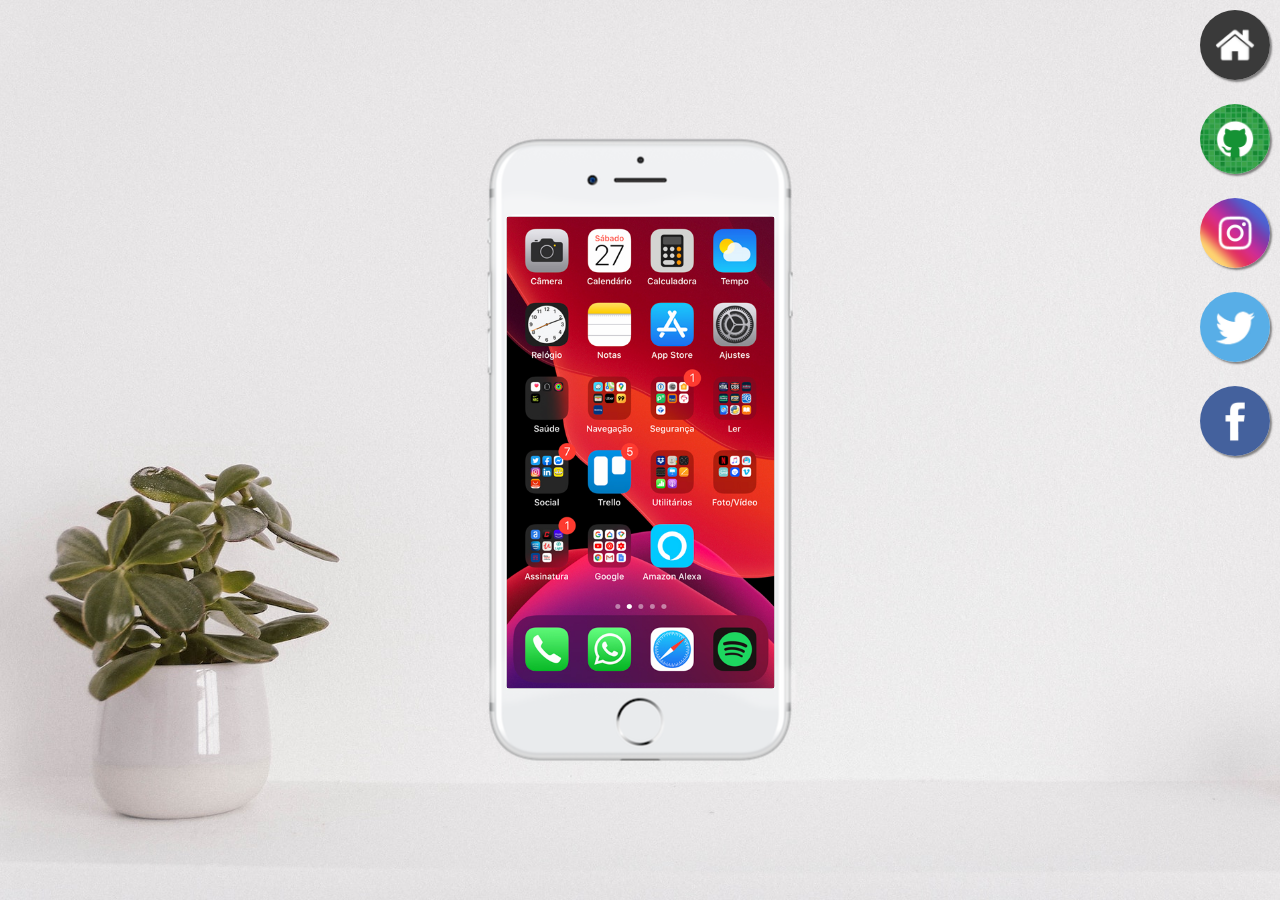
<file: index.html>
<!DOCTYPE html>
<html lang="pt-br">
<head>
    <meta charset="UTF-8">
    <meta http-equiv="X-UA-Compatible" content="IE=edge">
    <meta name="viewport" content="width=device-width, initial-scale=1.0">
    <link rel="shortcut icon" href="favicon.ico" type="image/x-icon">
    <link rel="stylesheet" href="style.css">
    <title>Projeto Redes Sociais</title>
</head>
<body>
    <main>
        <section id="telefone">
            <iframe src="home.html" name="tela" id="tela" frameborder="0"></iframe>
        </section>
        <section id="redes-sociais">
            <a href="home.html" target="tela"><img src="imagens/logo-home.jpg" alt="Home"></a><br>
            <a href="github.html" target="tela"><img src="imagens/logo-github.jpg" alt="GitHub"></a><br>
            <a href="instagram.html" target="tela"><img src="imagens/logo-instagram.jpg" alt="Instagram"></a><br>
            <a href="twitter.html" target="tela"><img src="imagens/logo-twitter.jpg" alt="Twitter"></a><br>
            <a href="facebook.html" target="tela"><img src="imagens/logo-facebook.jpg" alt="Facebook"></a><br>
        </section>
    </main>
</body>
</html>
</file>
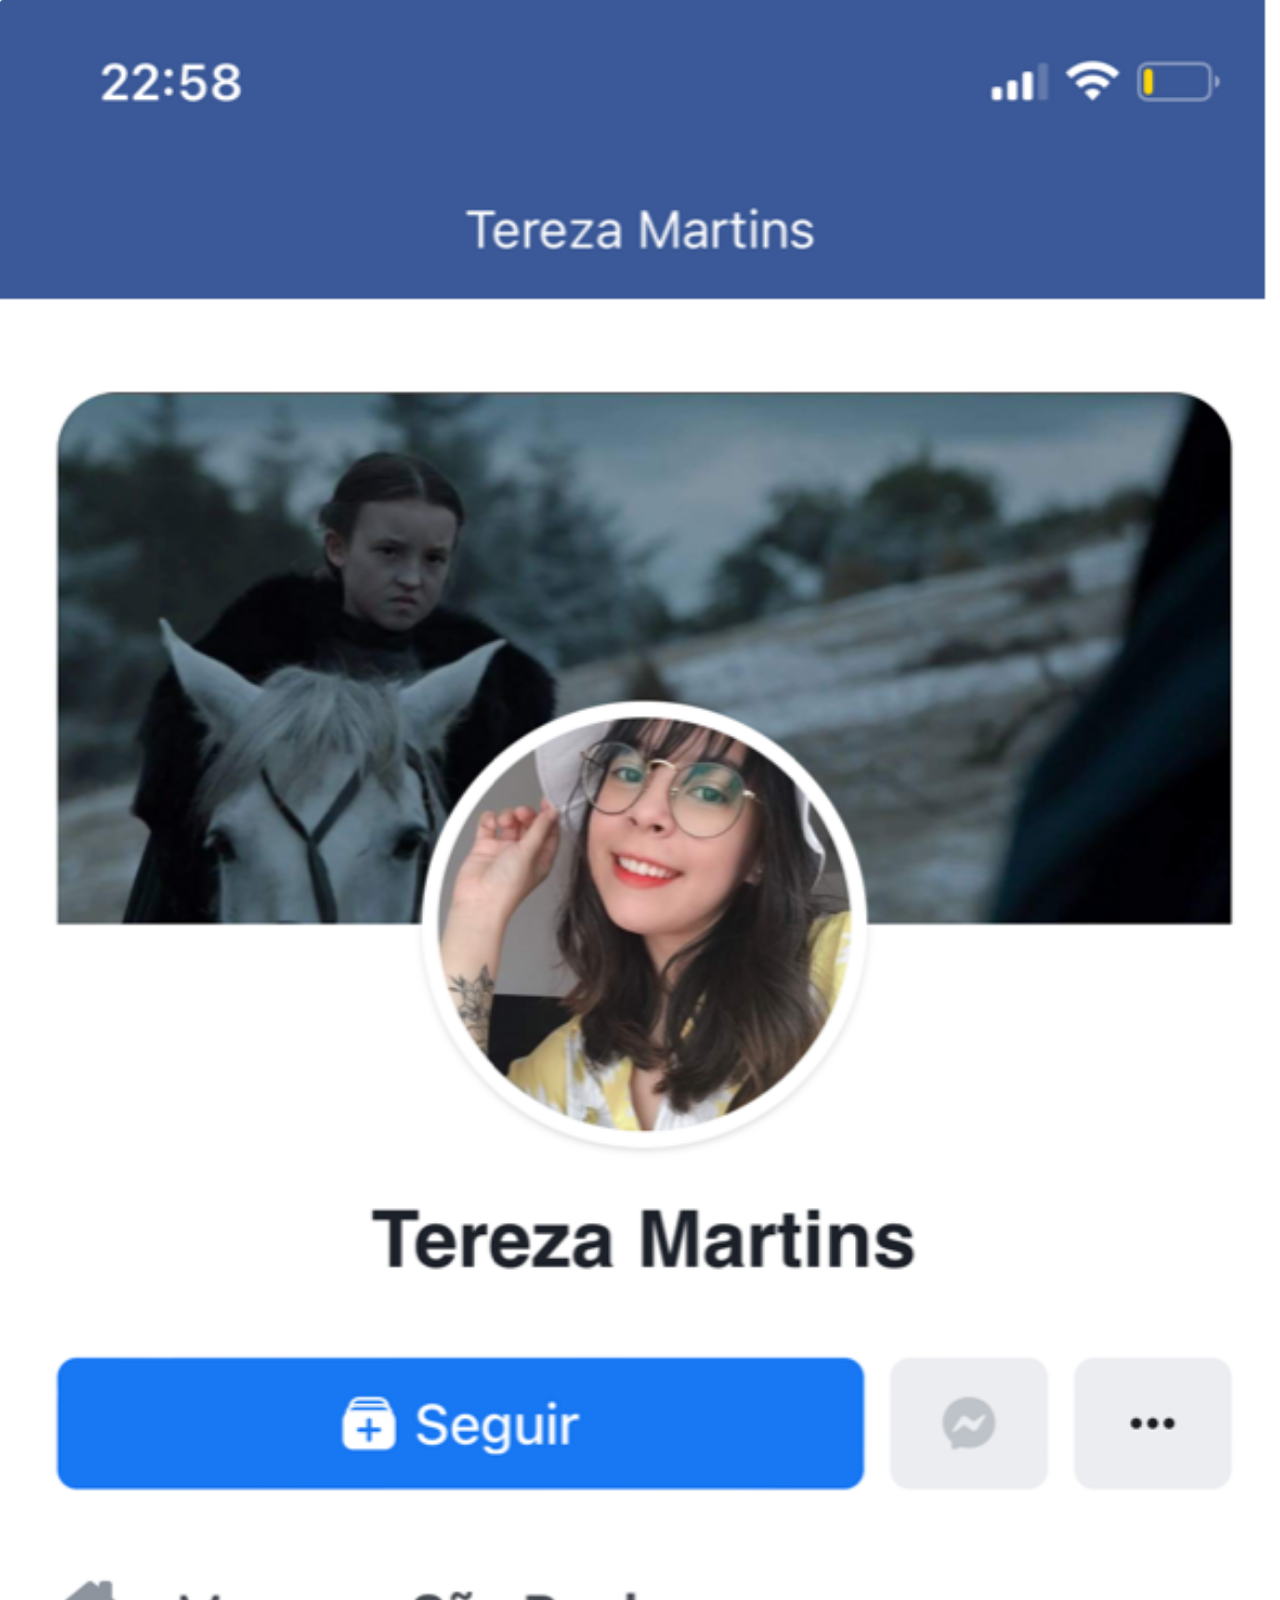
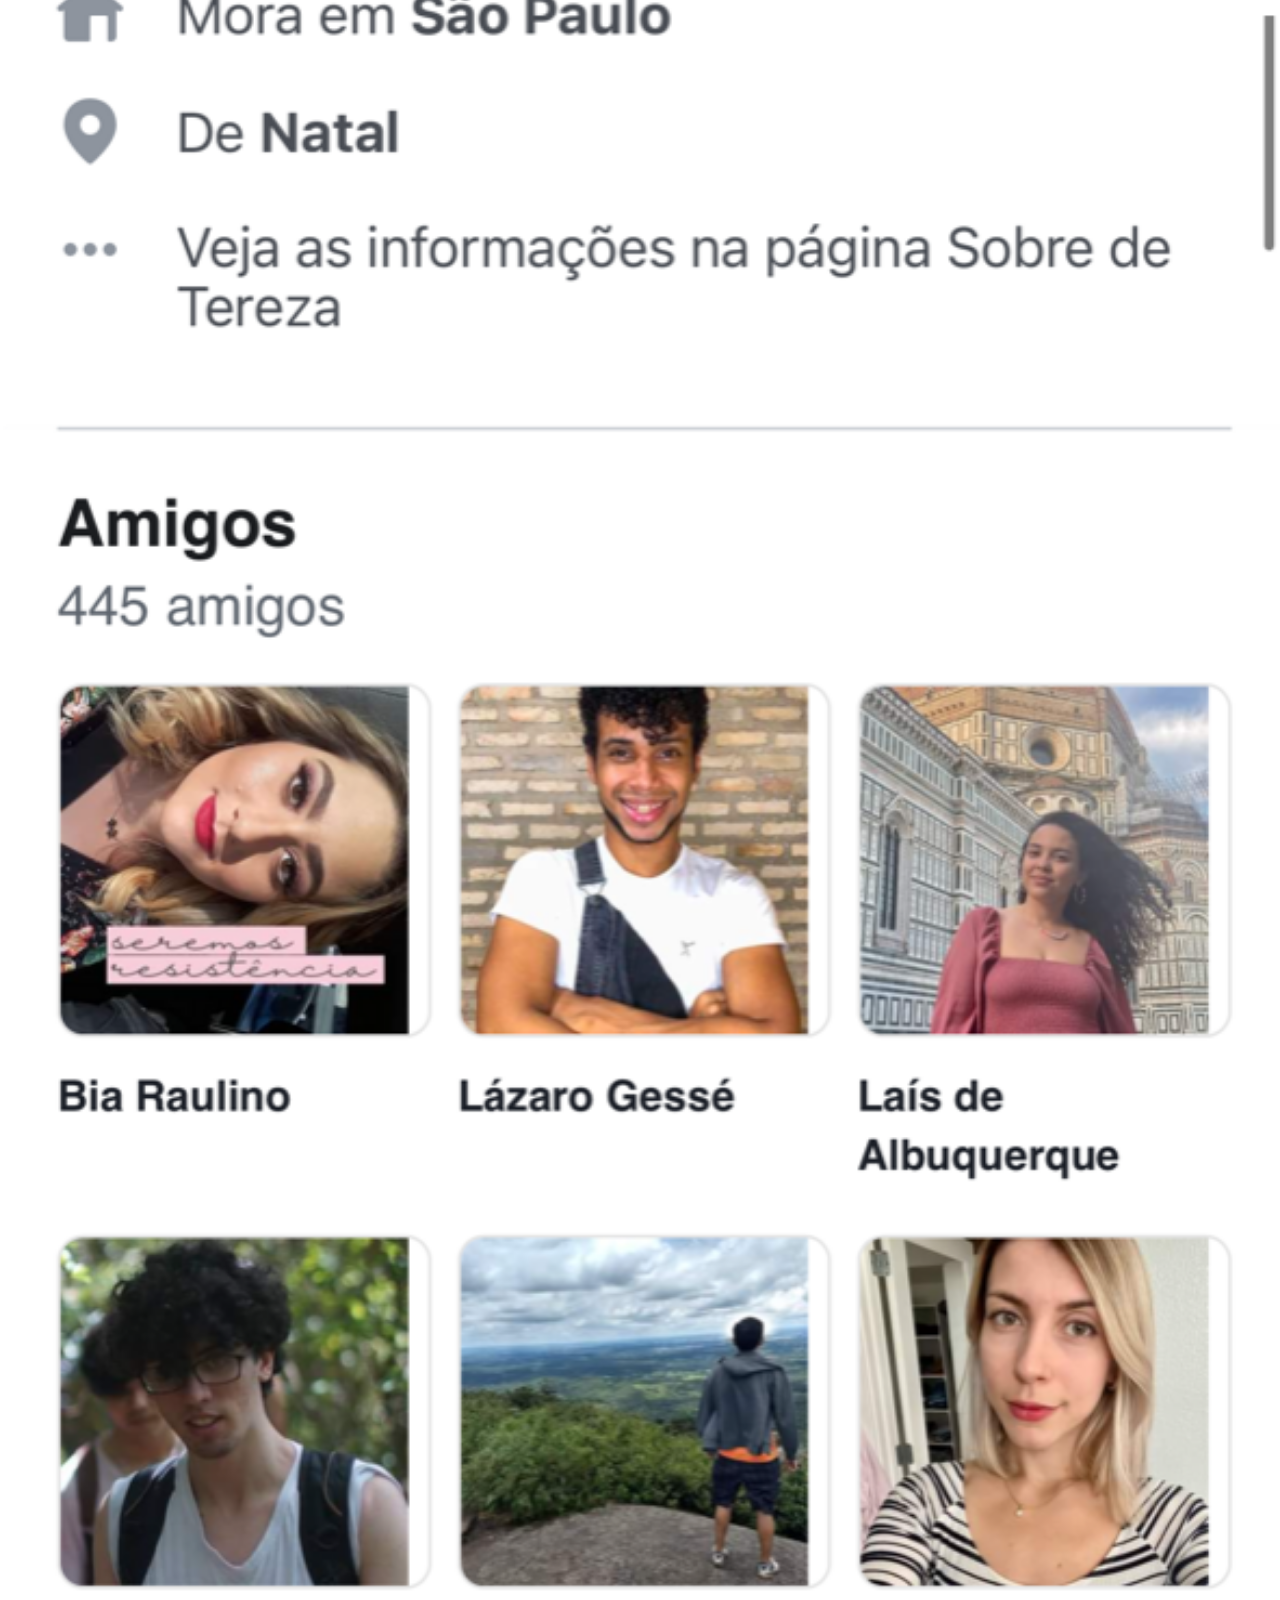
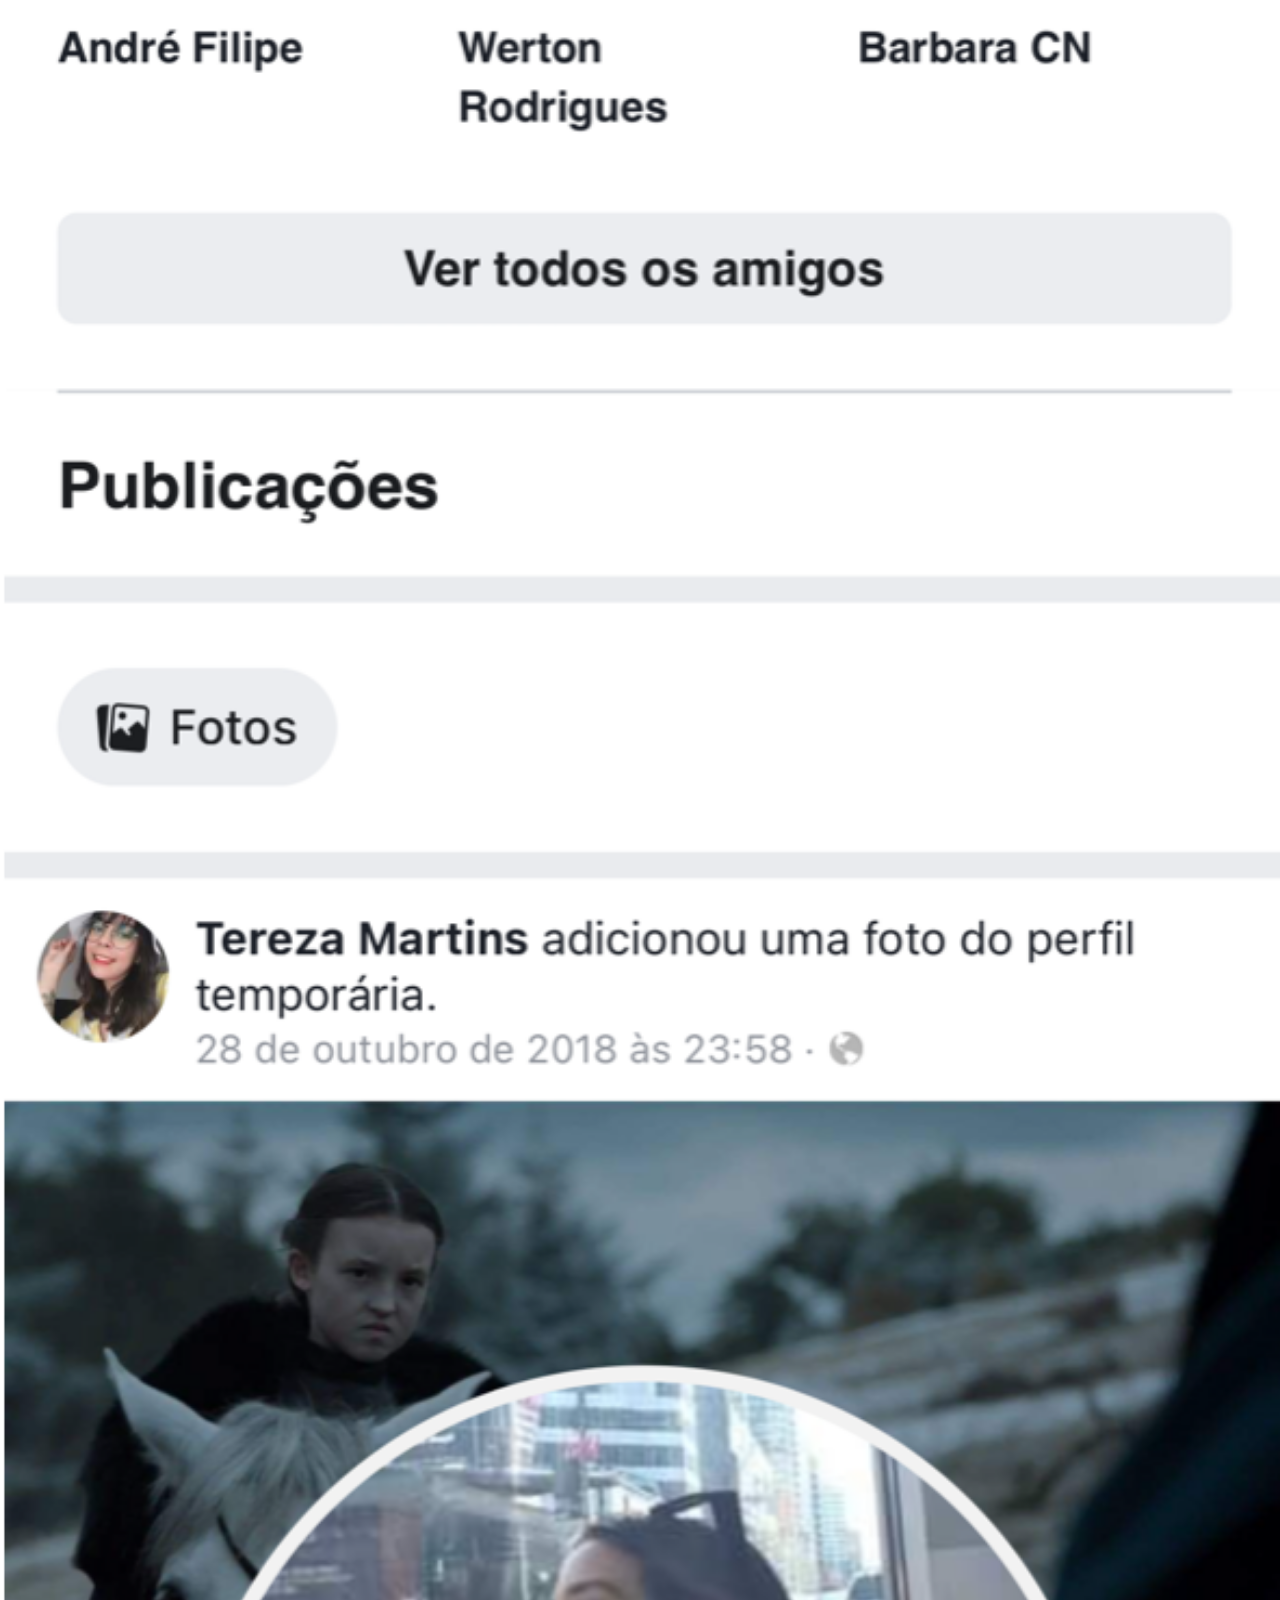
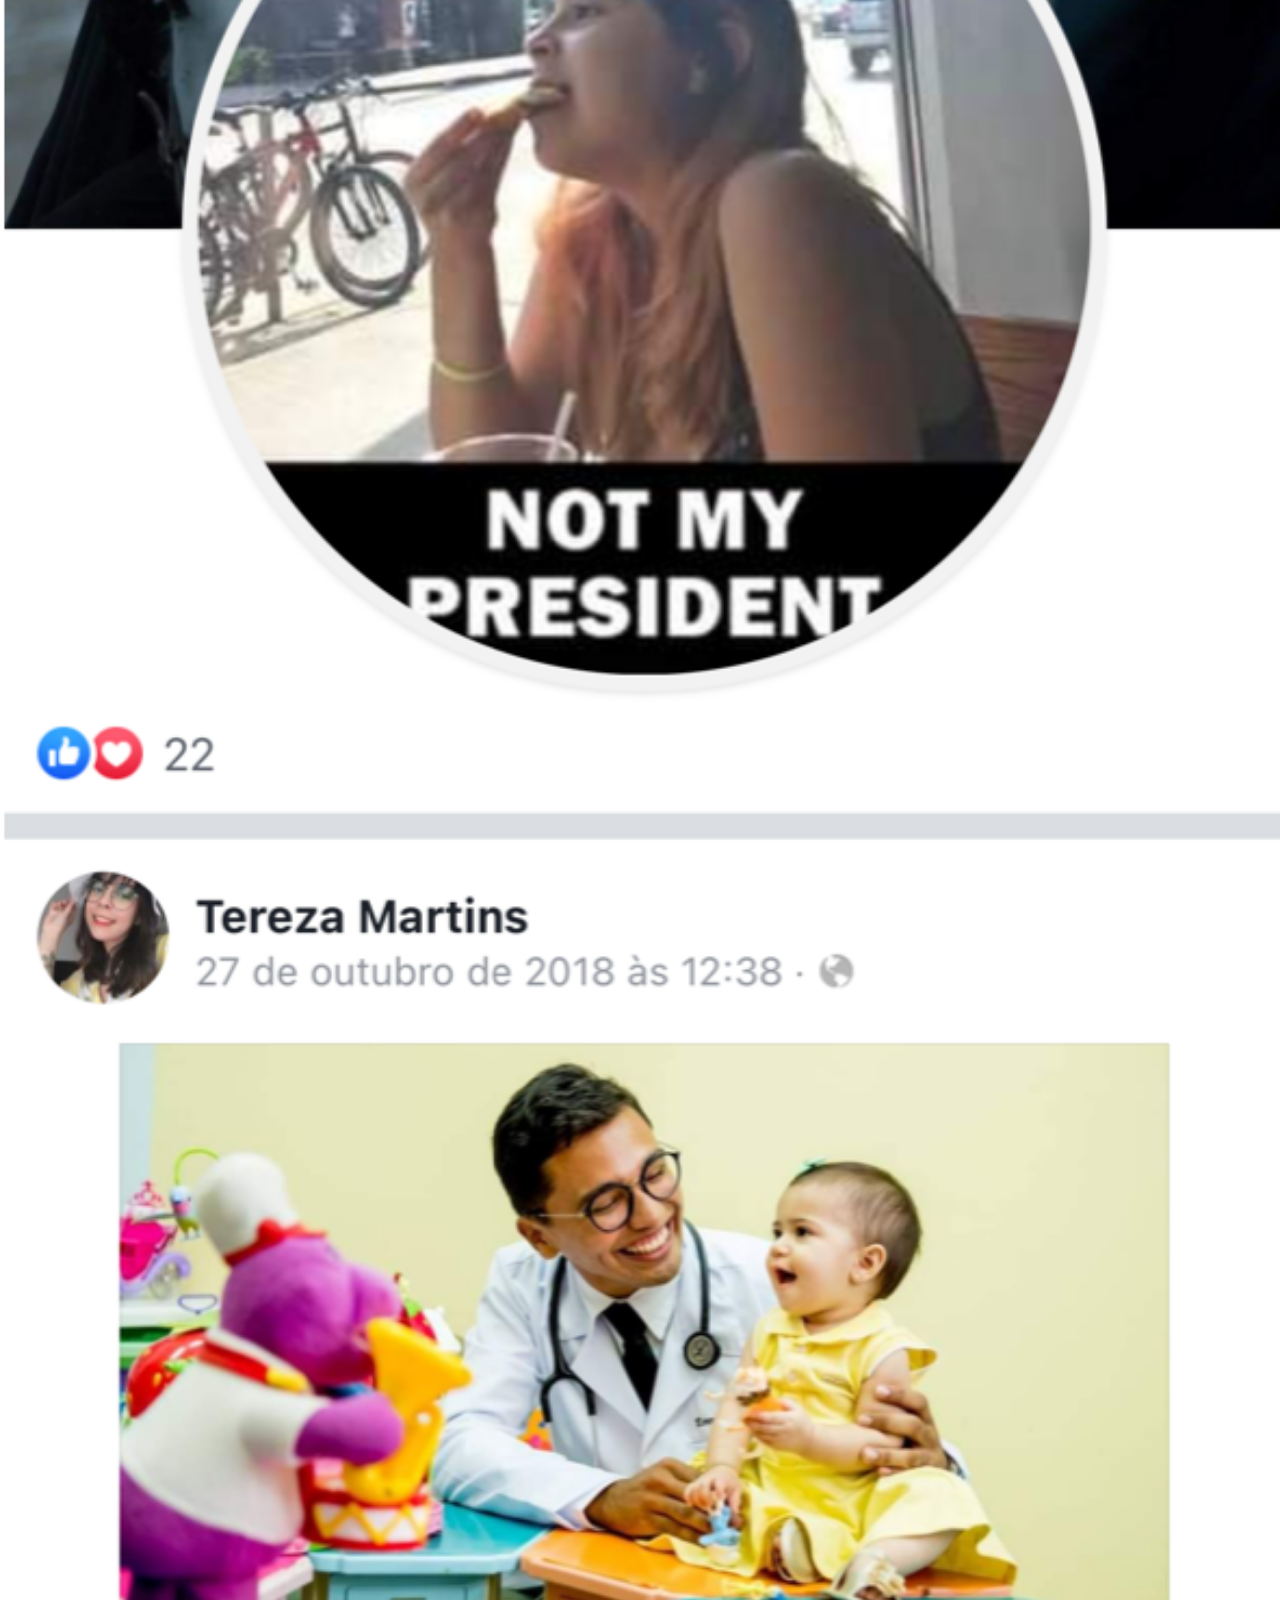
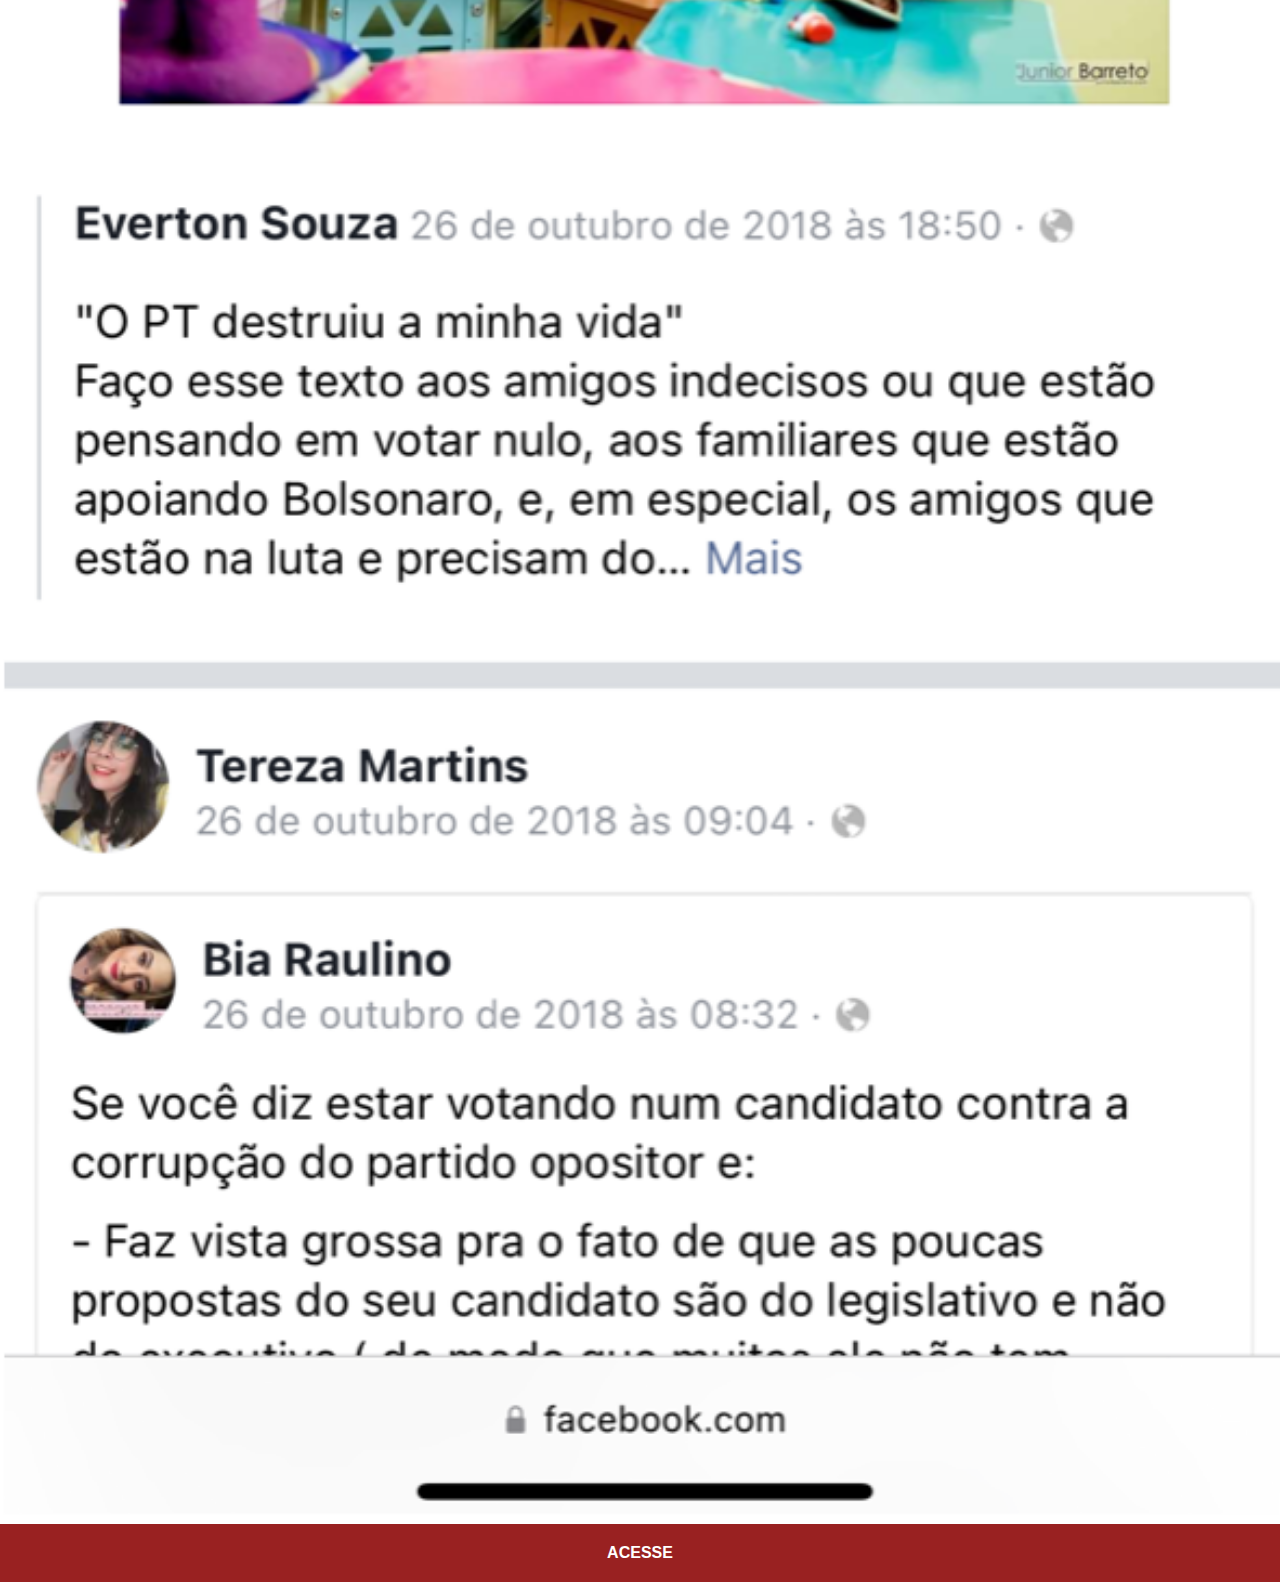
<file: facebook.html>
<!DOCTYPE html>
<html lang="pt-br">
<head>
    <meta charset="UTF-8">
    <meta http-equiv="X-UA-Compatible" content="IE=edge">
    <meta name="viewport" content="width=device-width, initial-scale=1.0">
    <link rel="stylesheet" href="social.css">
    <title>Facebook</title>
</head>
<body>
    <img src="imagens/tela-facebook-tete.png" alt="Facebook">
    <a href="https://www.facebook.com/profile.php?id=1158669841" target="_blank">ACESSE</a>
</body>
</html>
</file>
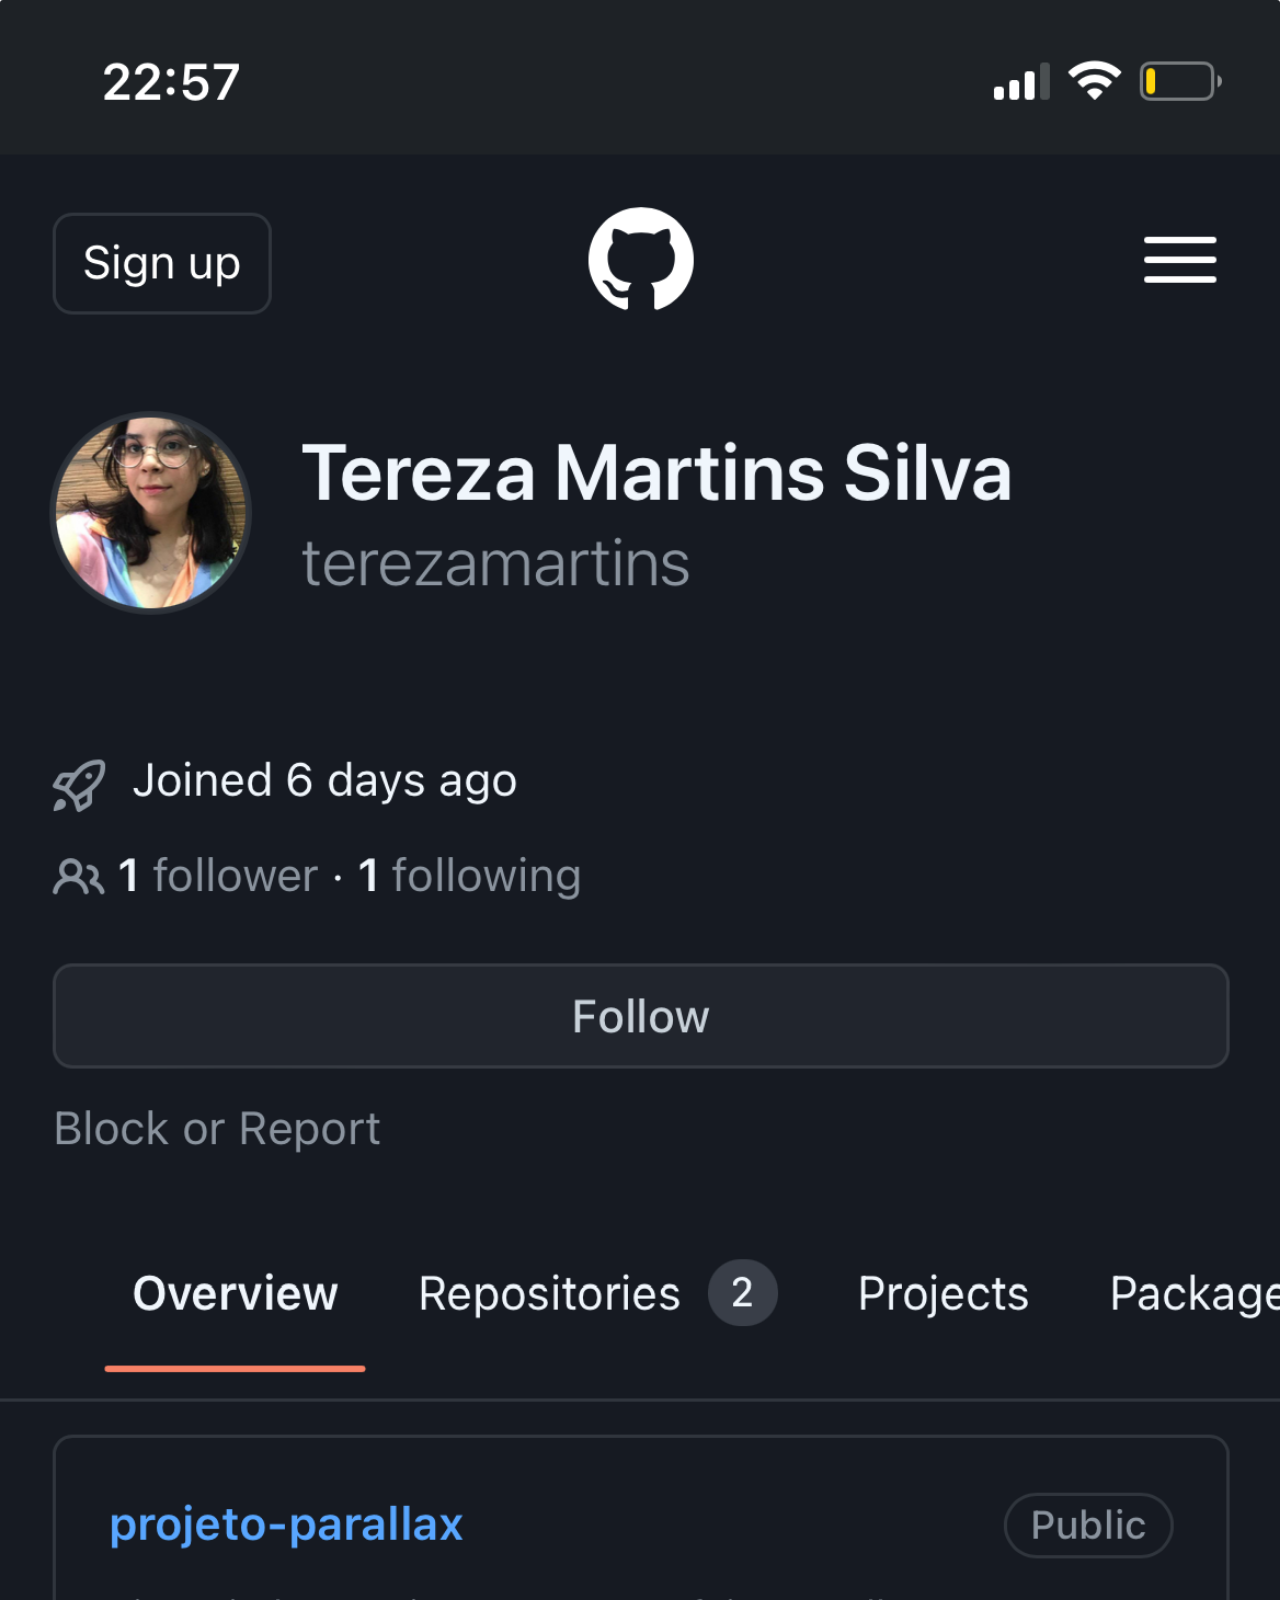
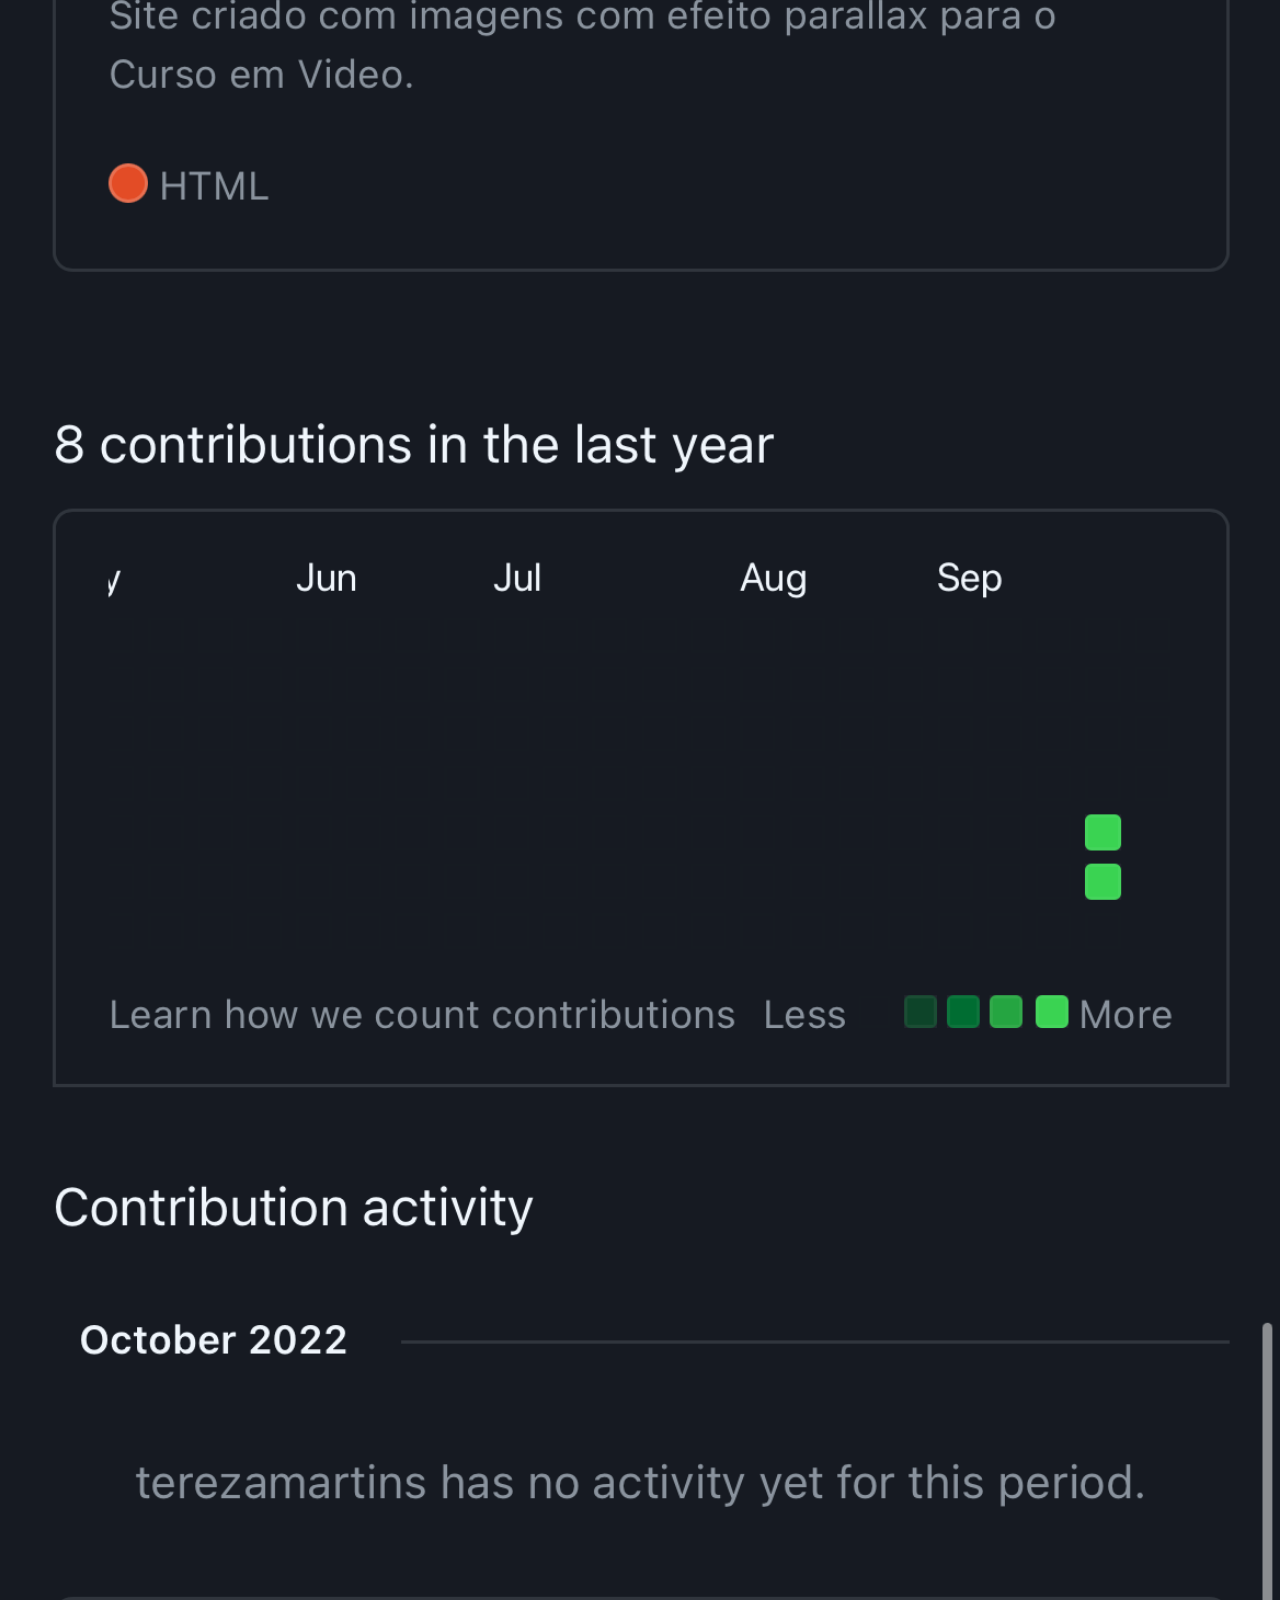
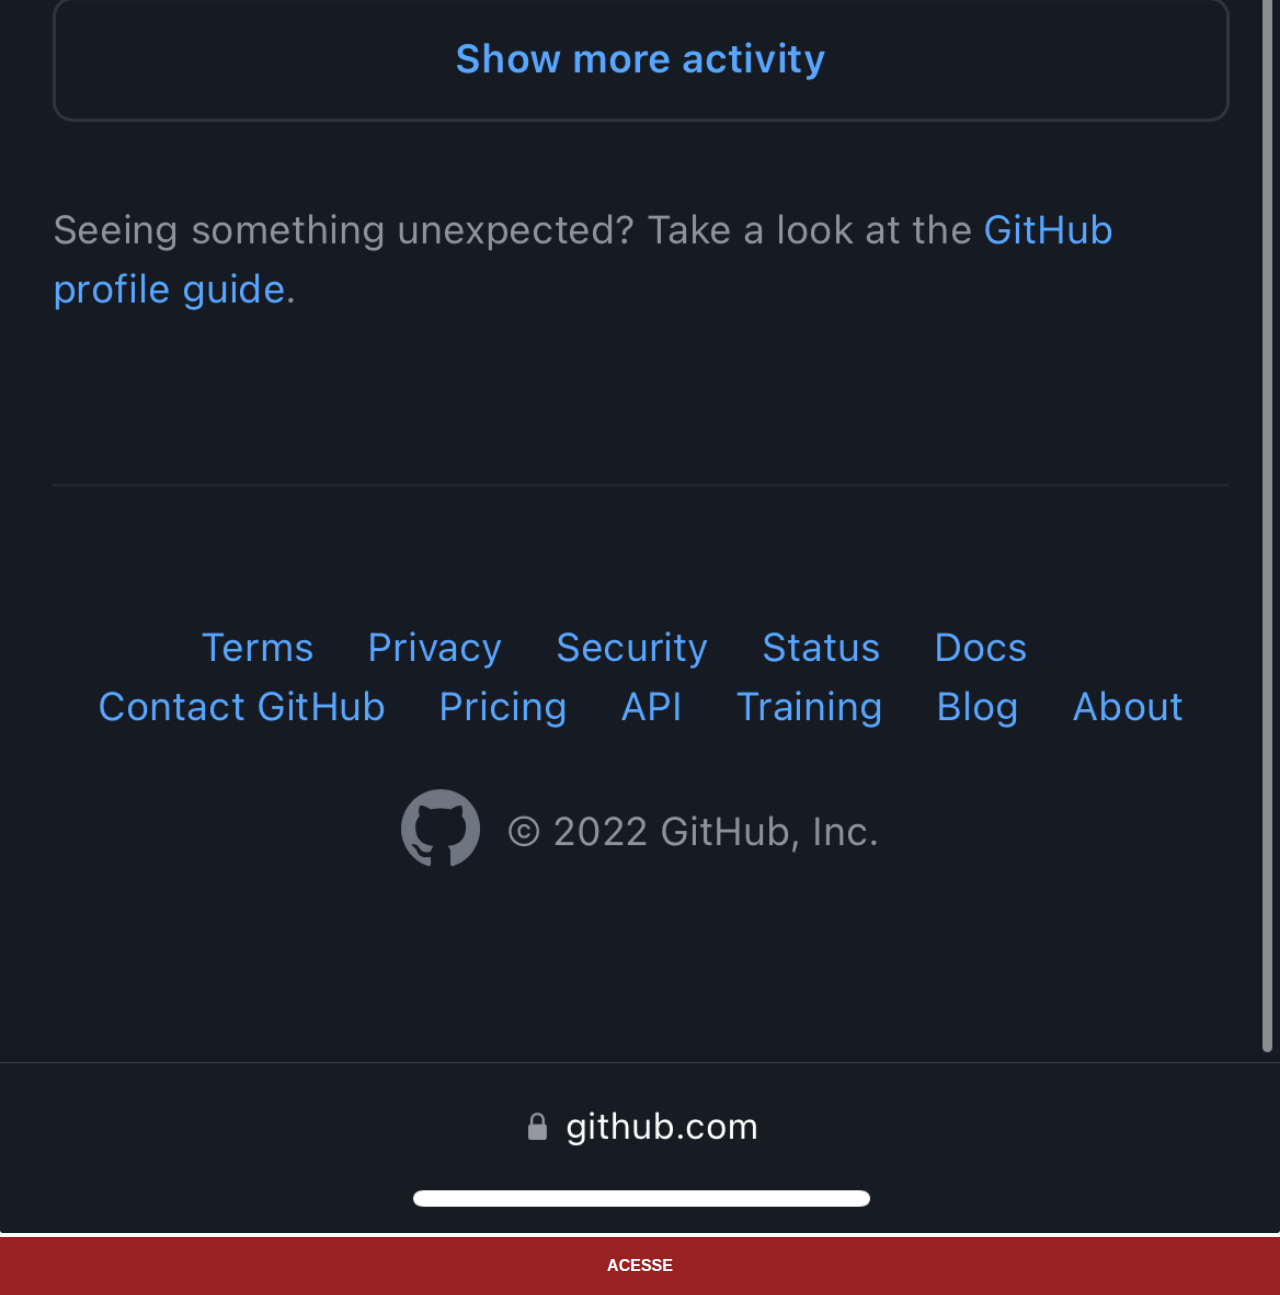
<file: github.html>
<!DOCTYPE html>
<html lang="pt-br">
<head>
    <meta charset="UTF-8">
    <meta http-equiv="X-UA-Compatible" content="IE=edge">
    <meta name="viewport" content="width=device-width, initial-scale=1.0">
    <link rel="stylesheet" href="social.css">
    <title>GitHub</title>
</head>
<body>
    <img src="imagens/tela-github-tete.png" alt="GitHub">
    <a href="https://github.com/terezamartins" target="_blank">ACESSE</a>
</body>
</html>
</file>
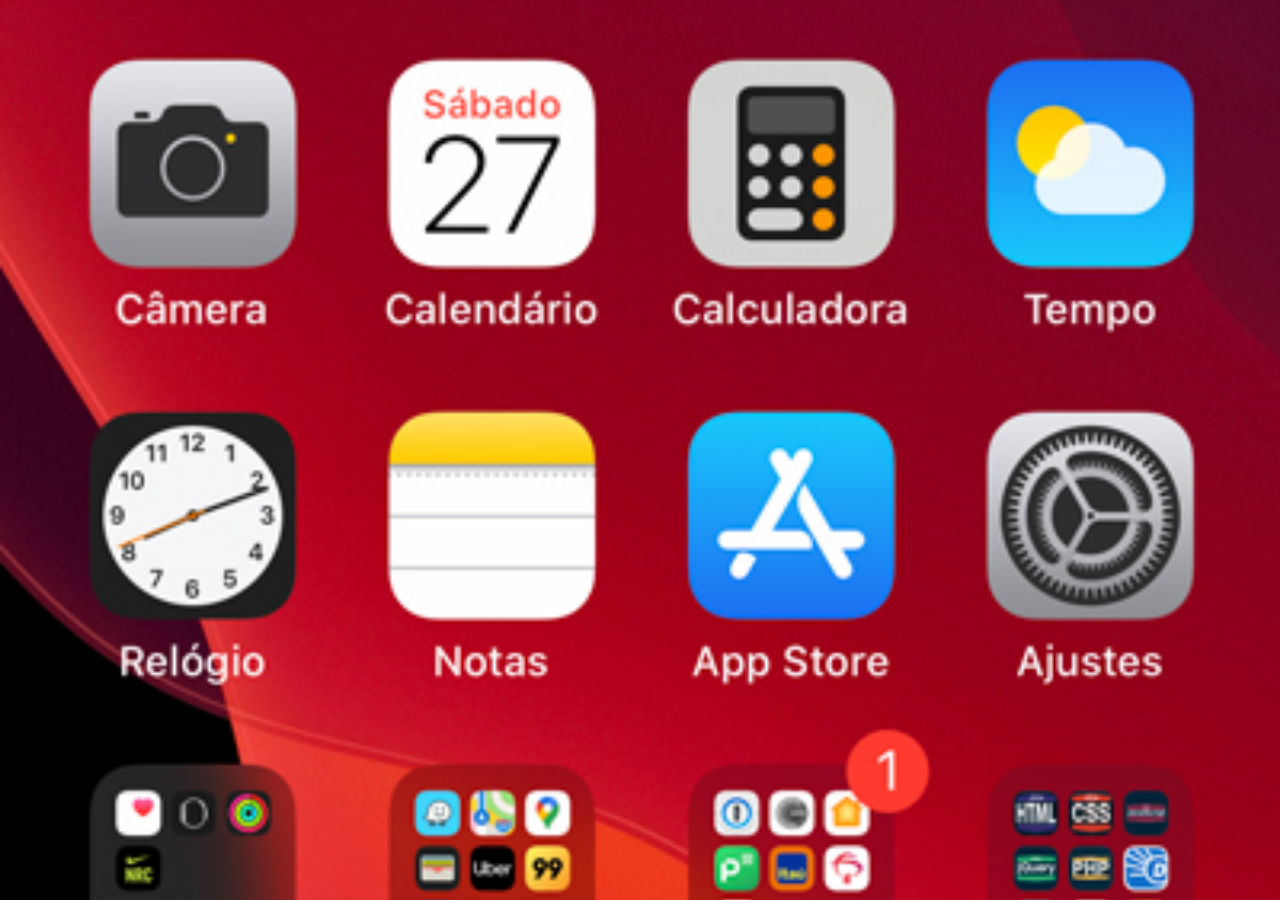
<file: home.html>
<!DOCTYPE html>
<html lang="pt-br">
<head>
    <meta charset="UTF-8">
    <meta http-equiv="X-UA-Compatible" content="IE=edge">
    <meta name="viewport" content="width=device-width, initial-scale=1.0">
    <title>Home</title>
</head>
<style>
    * {
        margin: 0px;
        padding: 0px;
    }

    body {
        width: 100vw;
        height: 100vh;
        background: black url('imagens/tela-home.jpg') no-repeat top center;
        background-size: cover;
    }
</style>
<body>
    
</body>
</html>
</file>
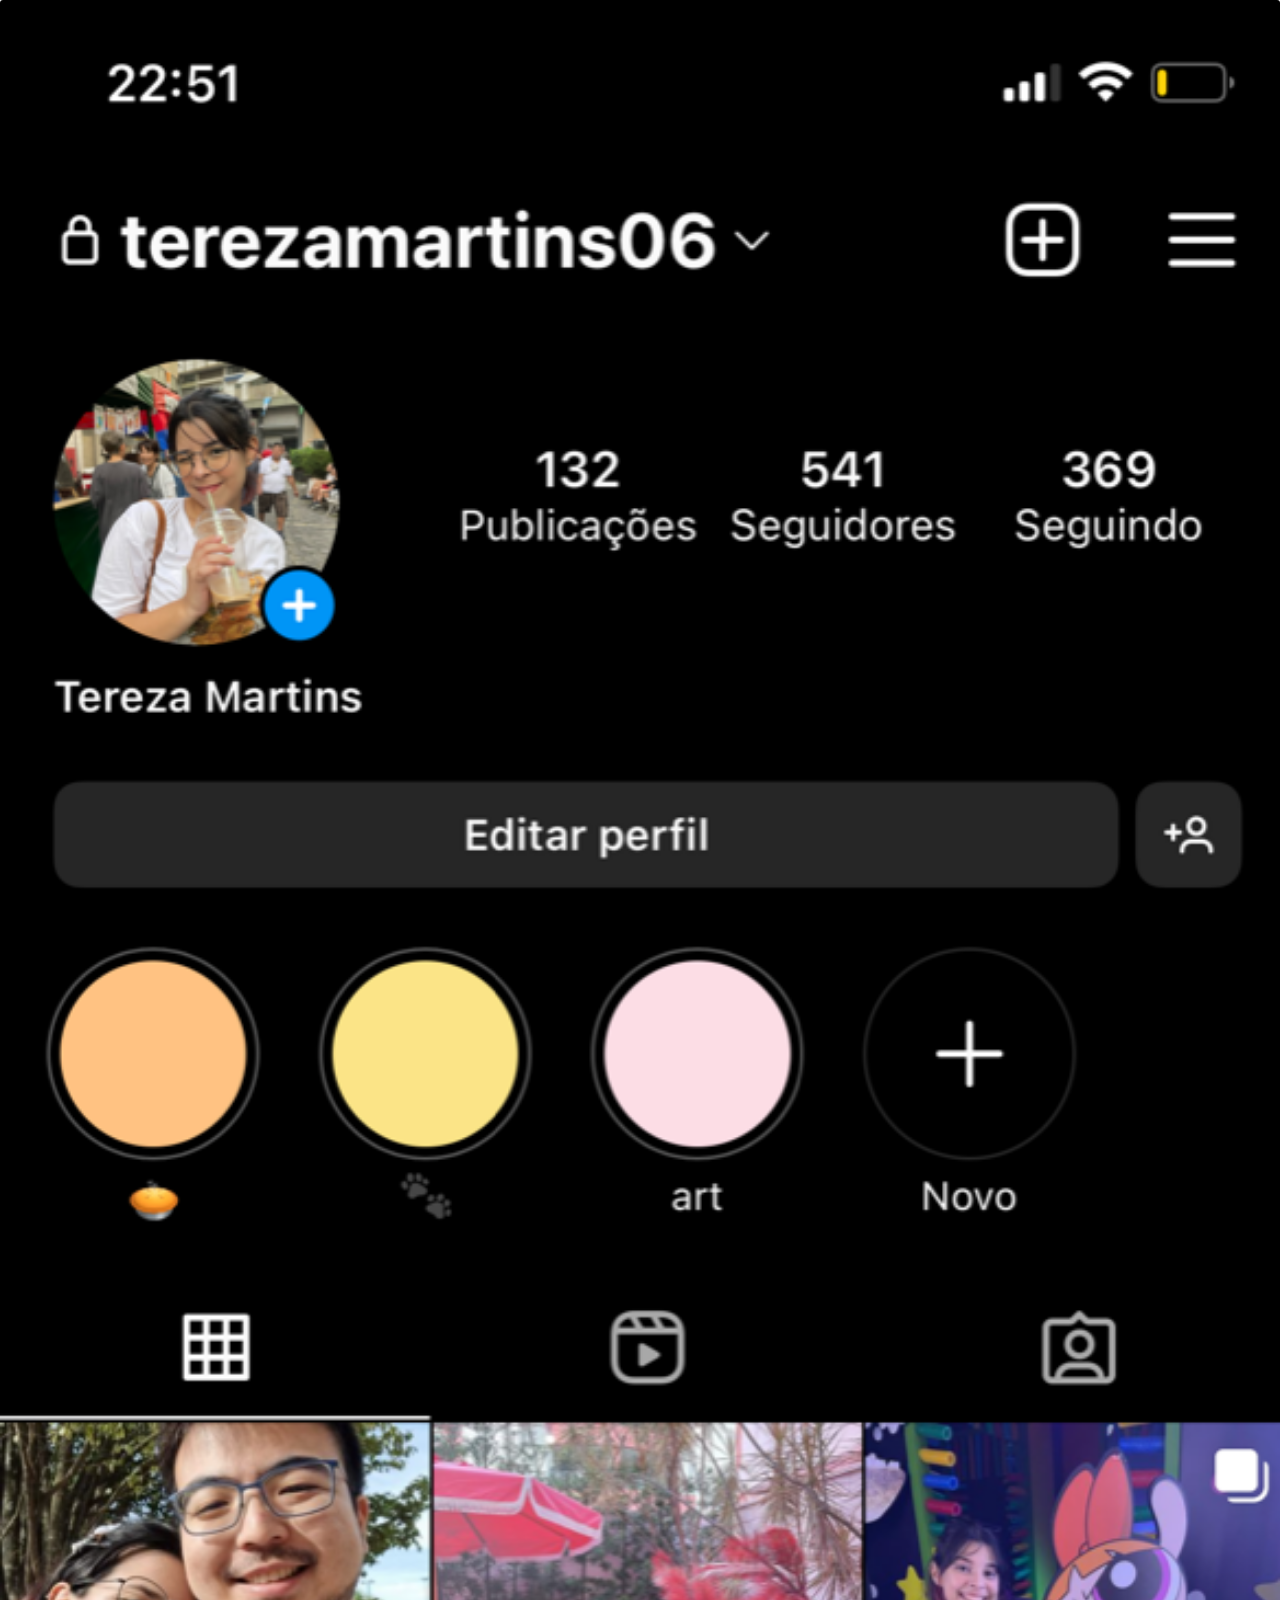
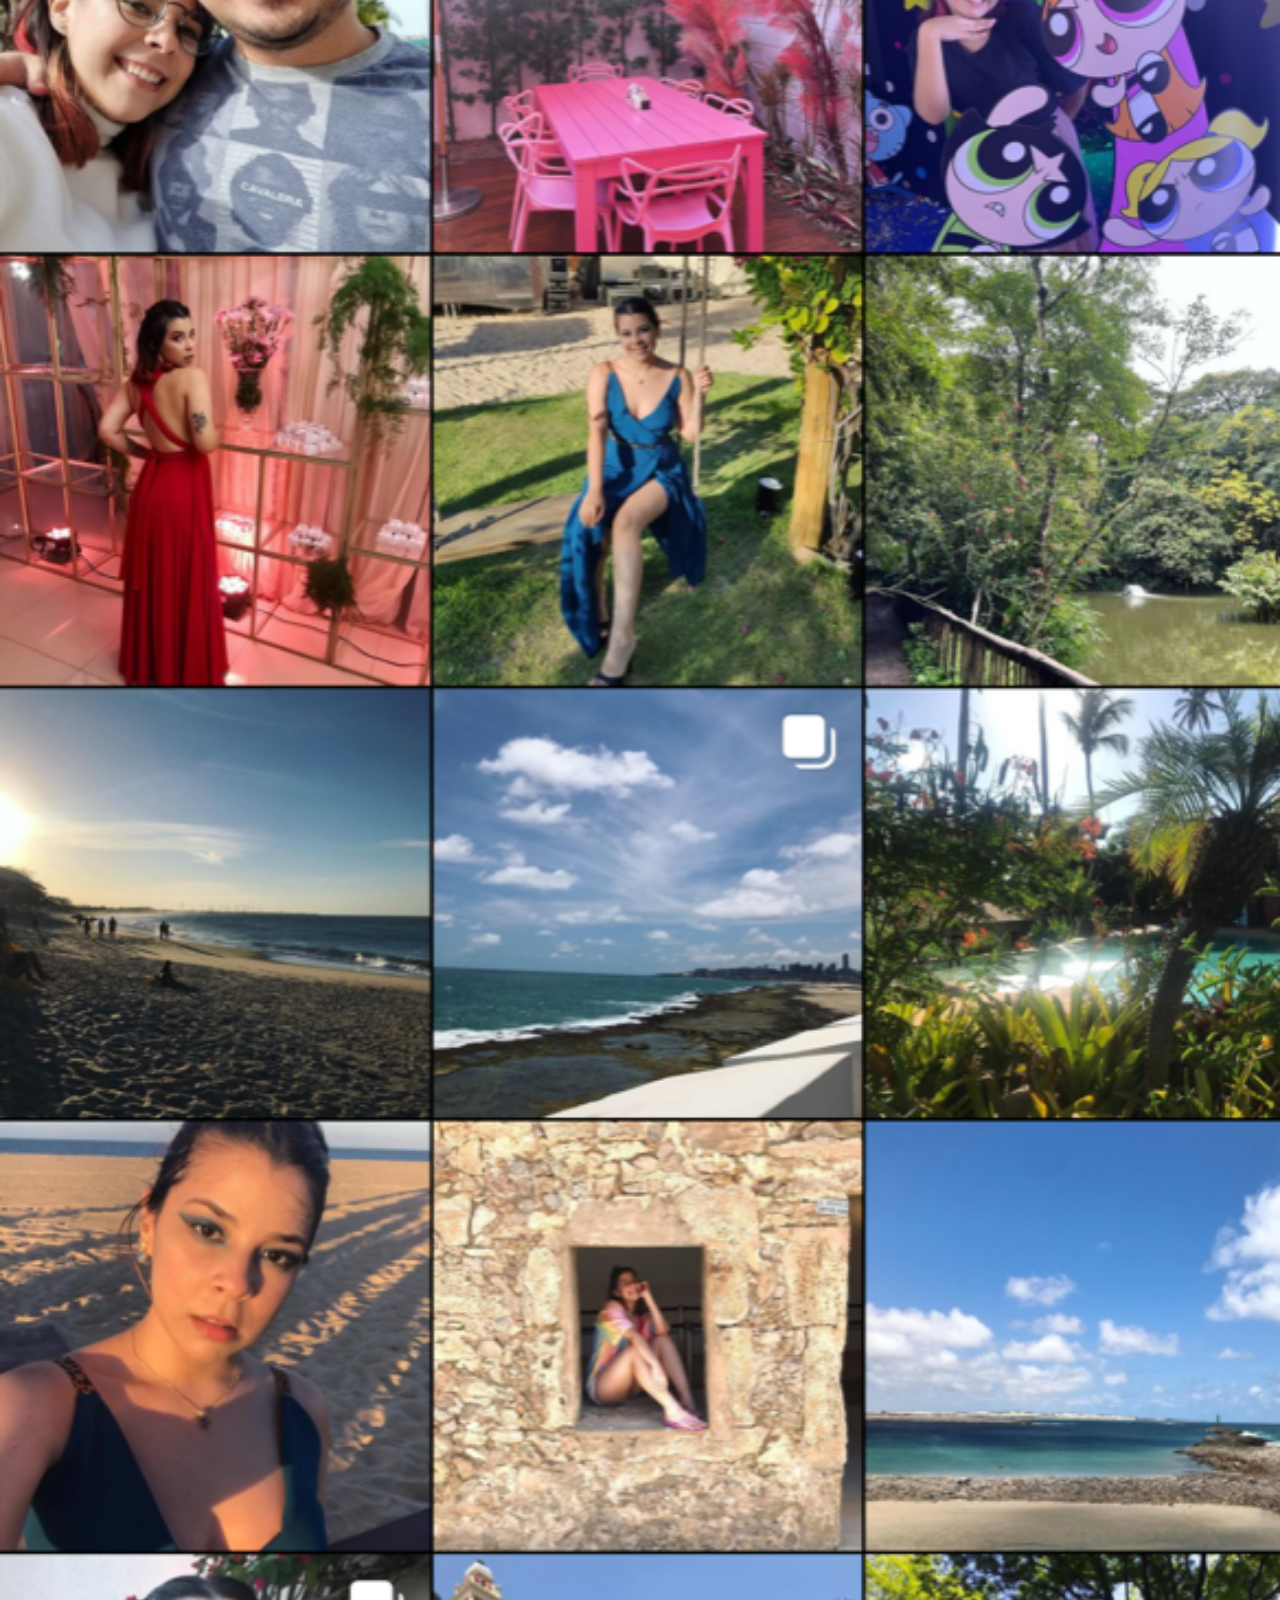
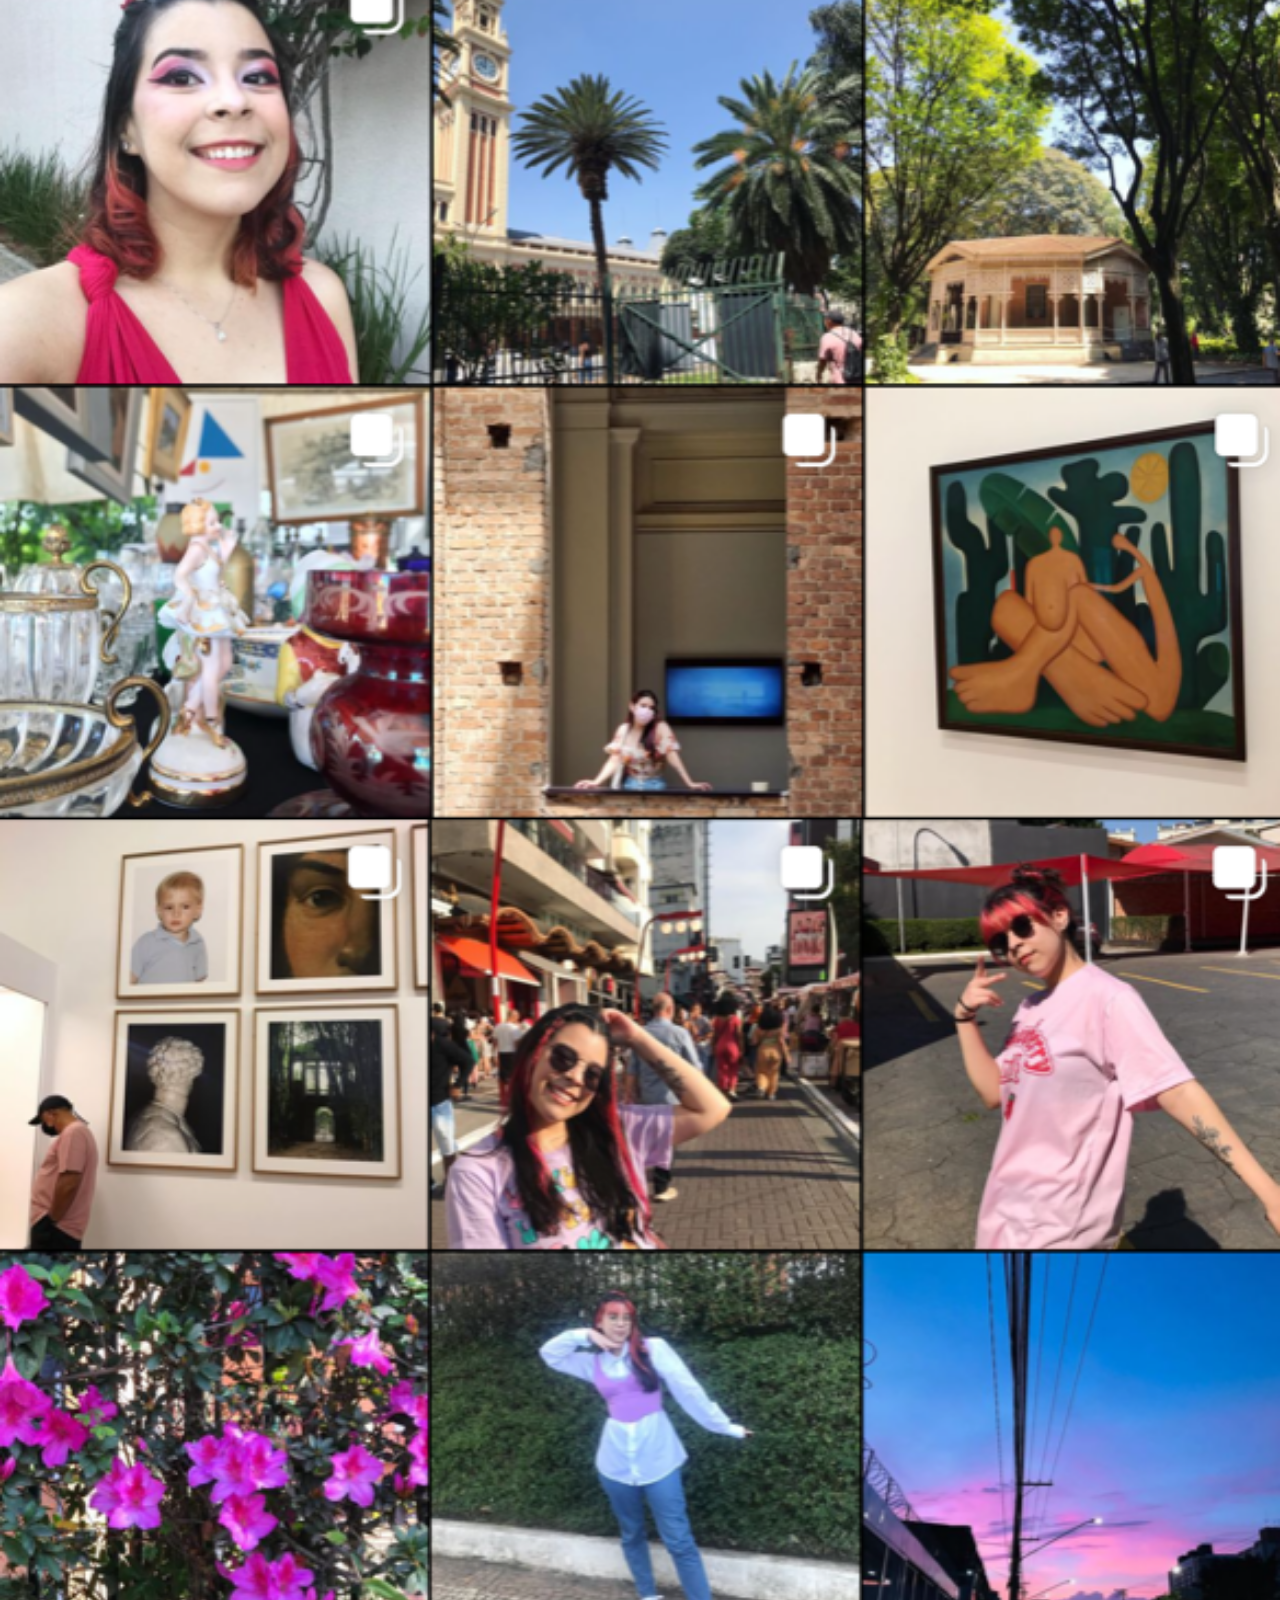
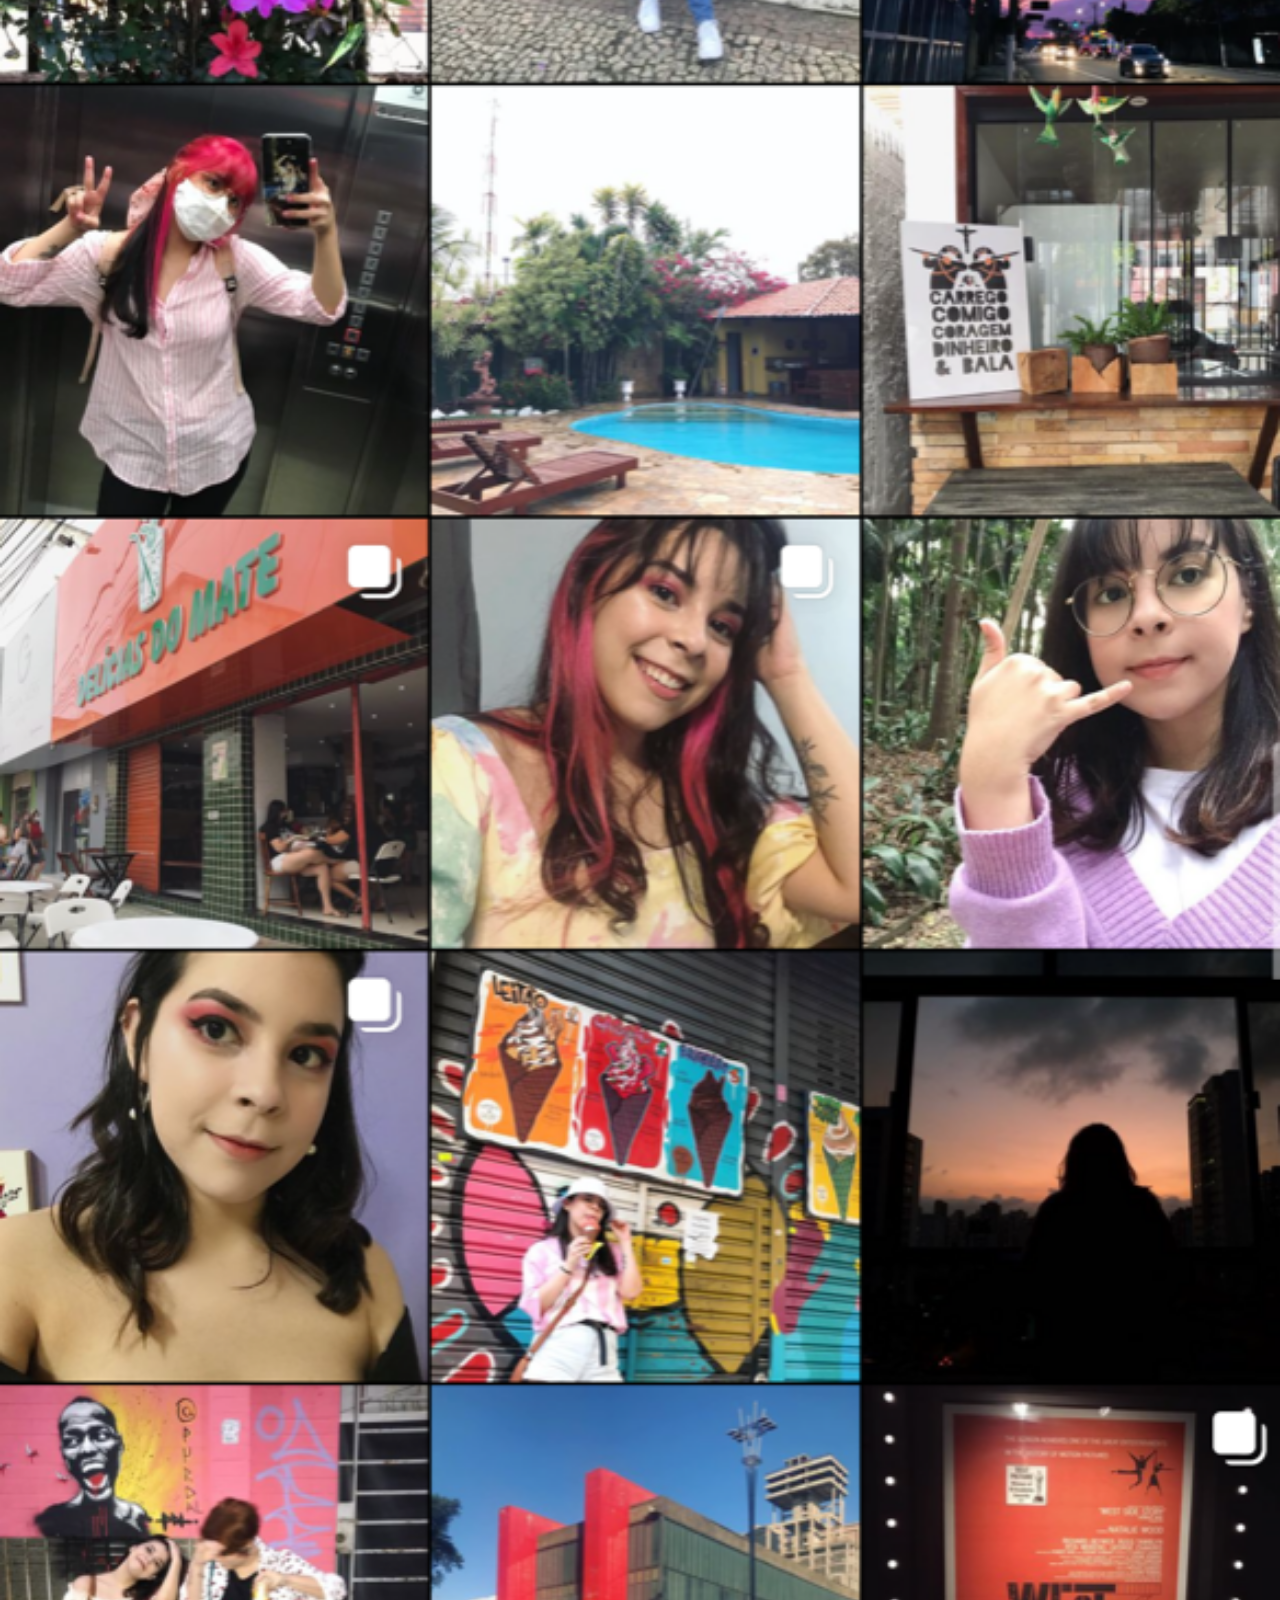
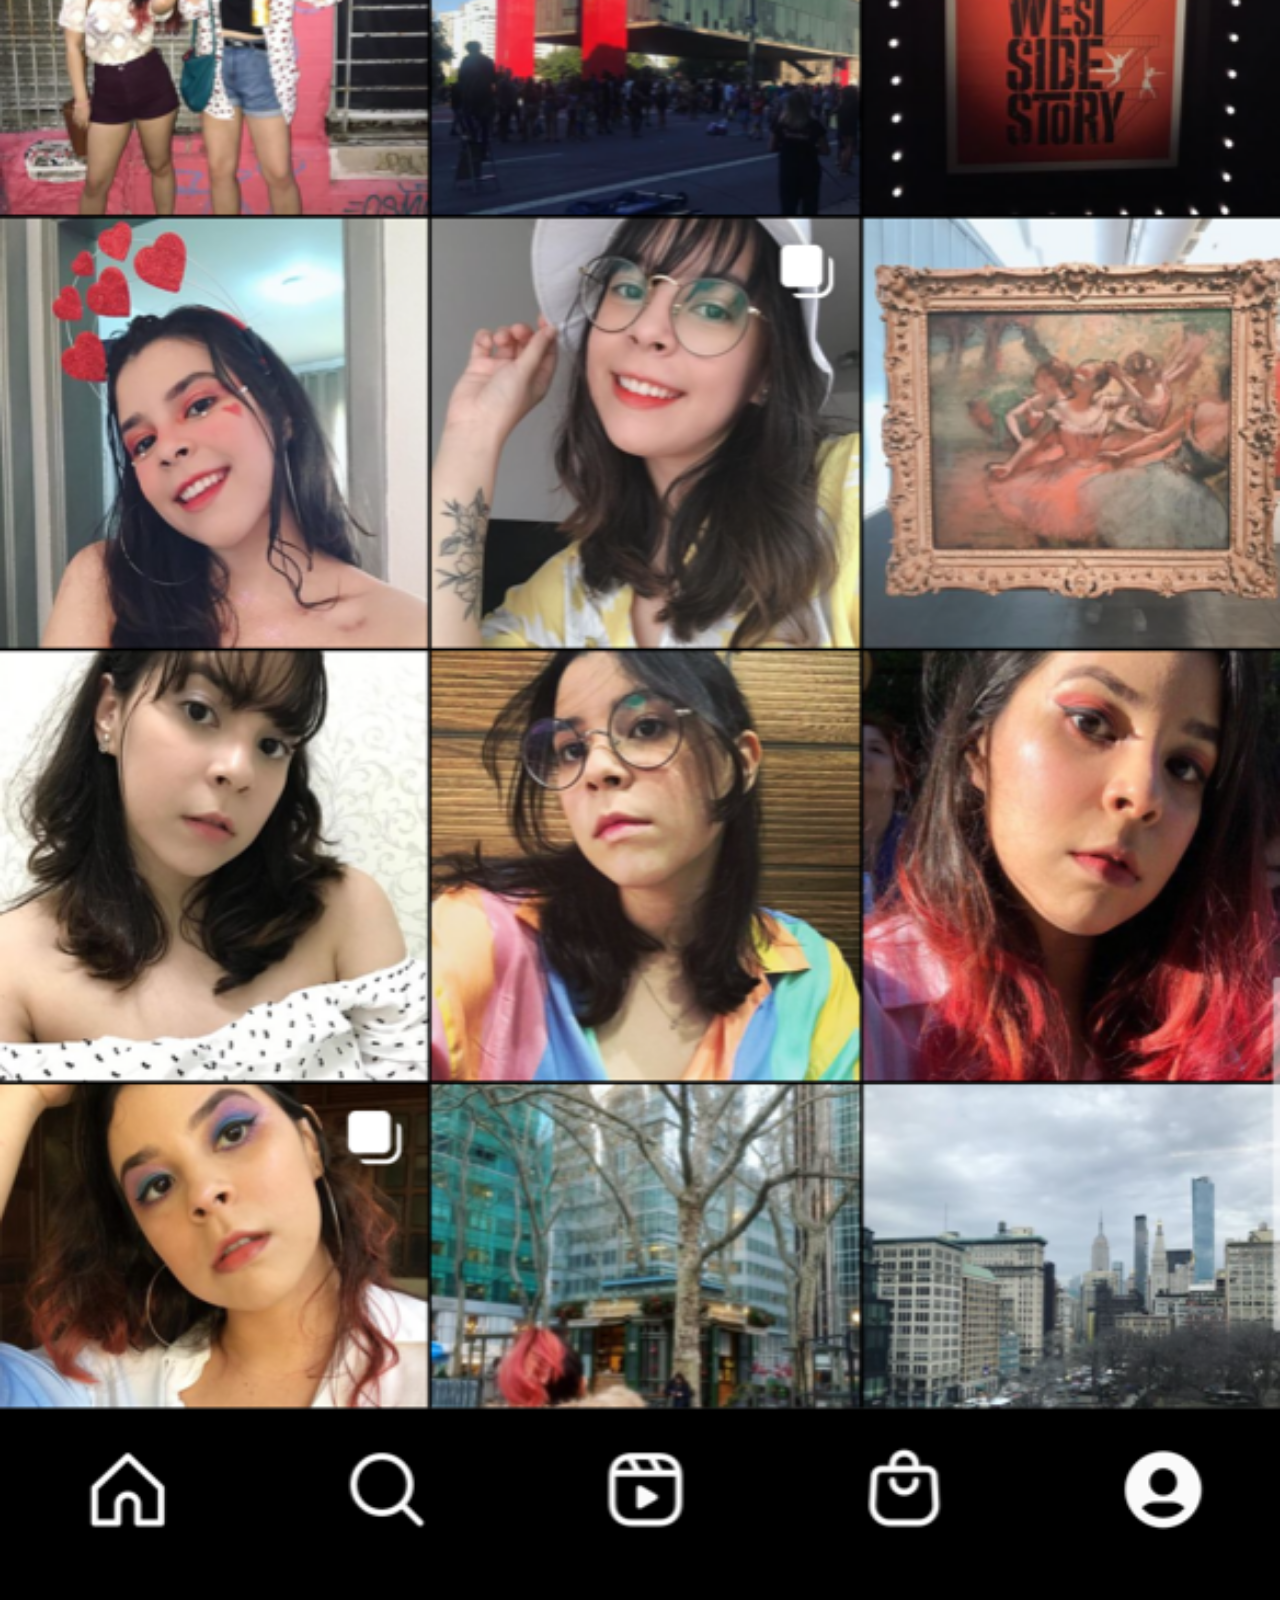
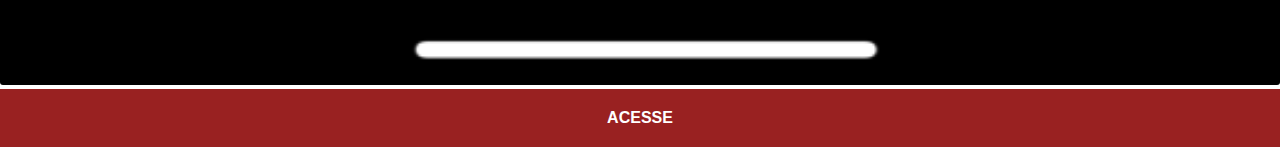
<file: instagram.html>
<!DOCTYPE html>
<html lang="pt-br">
<head>
    <meta charset="UTF-8">
    <meta http-equiv="X-UA-Compatible" content="IE=edge">
    <meta name="viewport" content="width=device-width, initial-scale=1.0">
    <link rel="stylesheet" href="social.css">
    <title>Instagram</title>
</head>
<body>
    <img src="imagens/tela-instagram-tete.png" alt="Instagram">
    <a href="https://www.instagram.com/terezamartins06/" target="_blank">ACESSE</a>
</body>
</html>
</file>
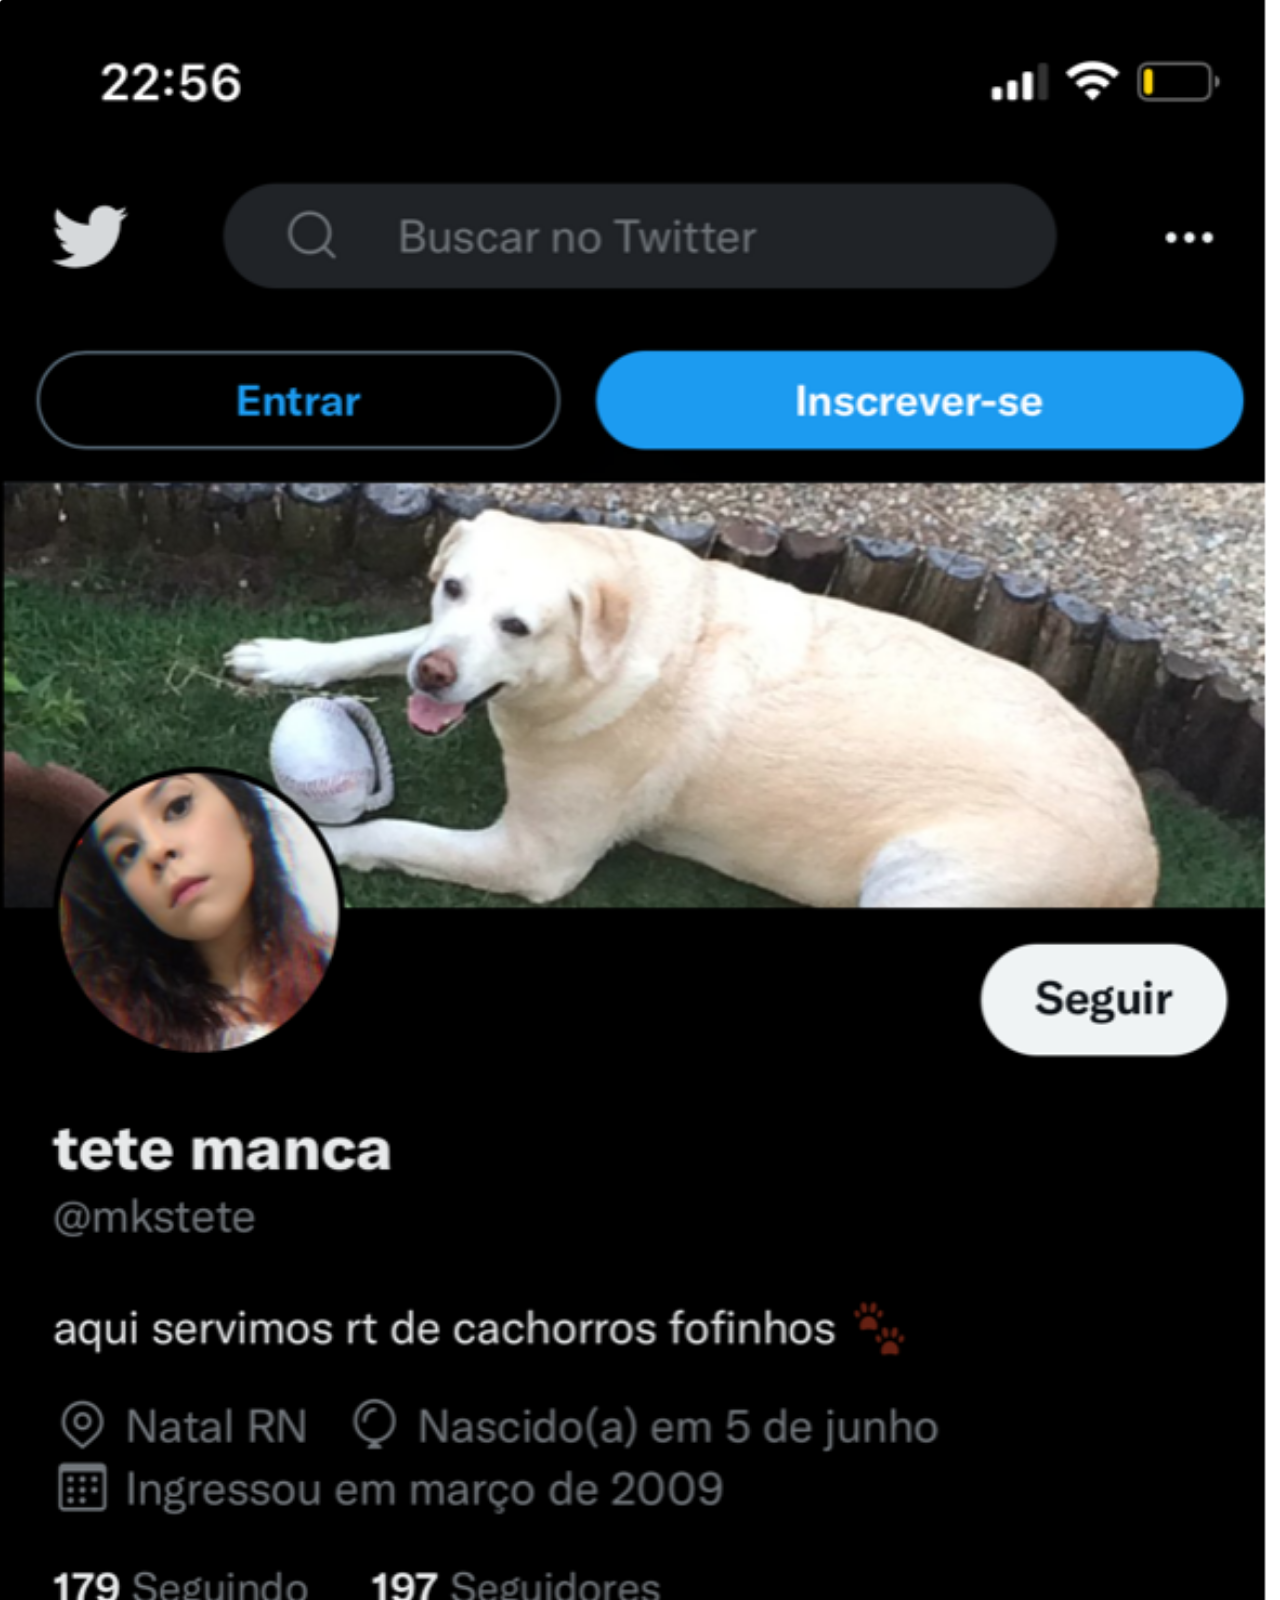
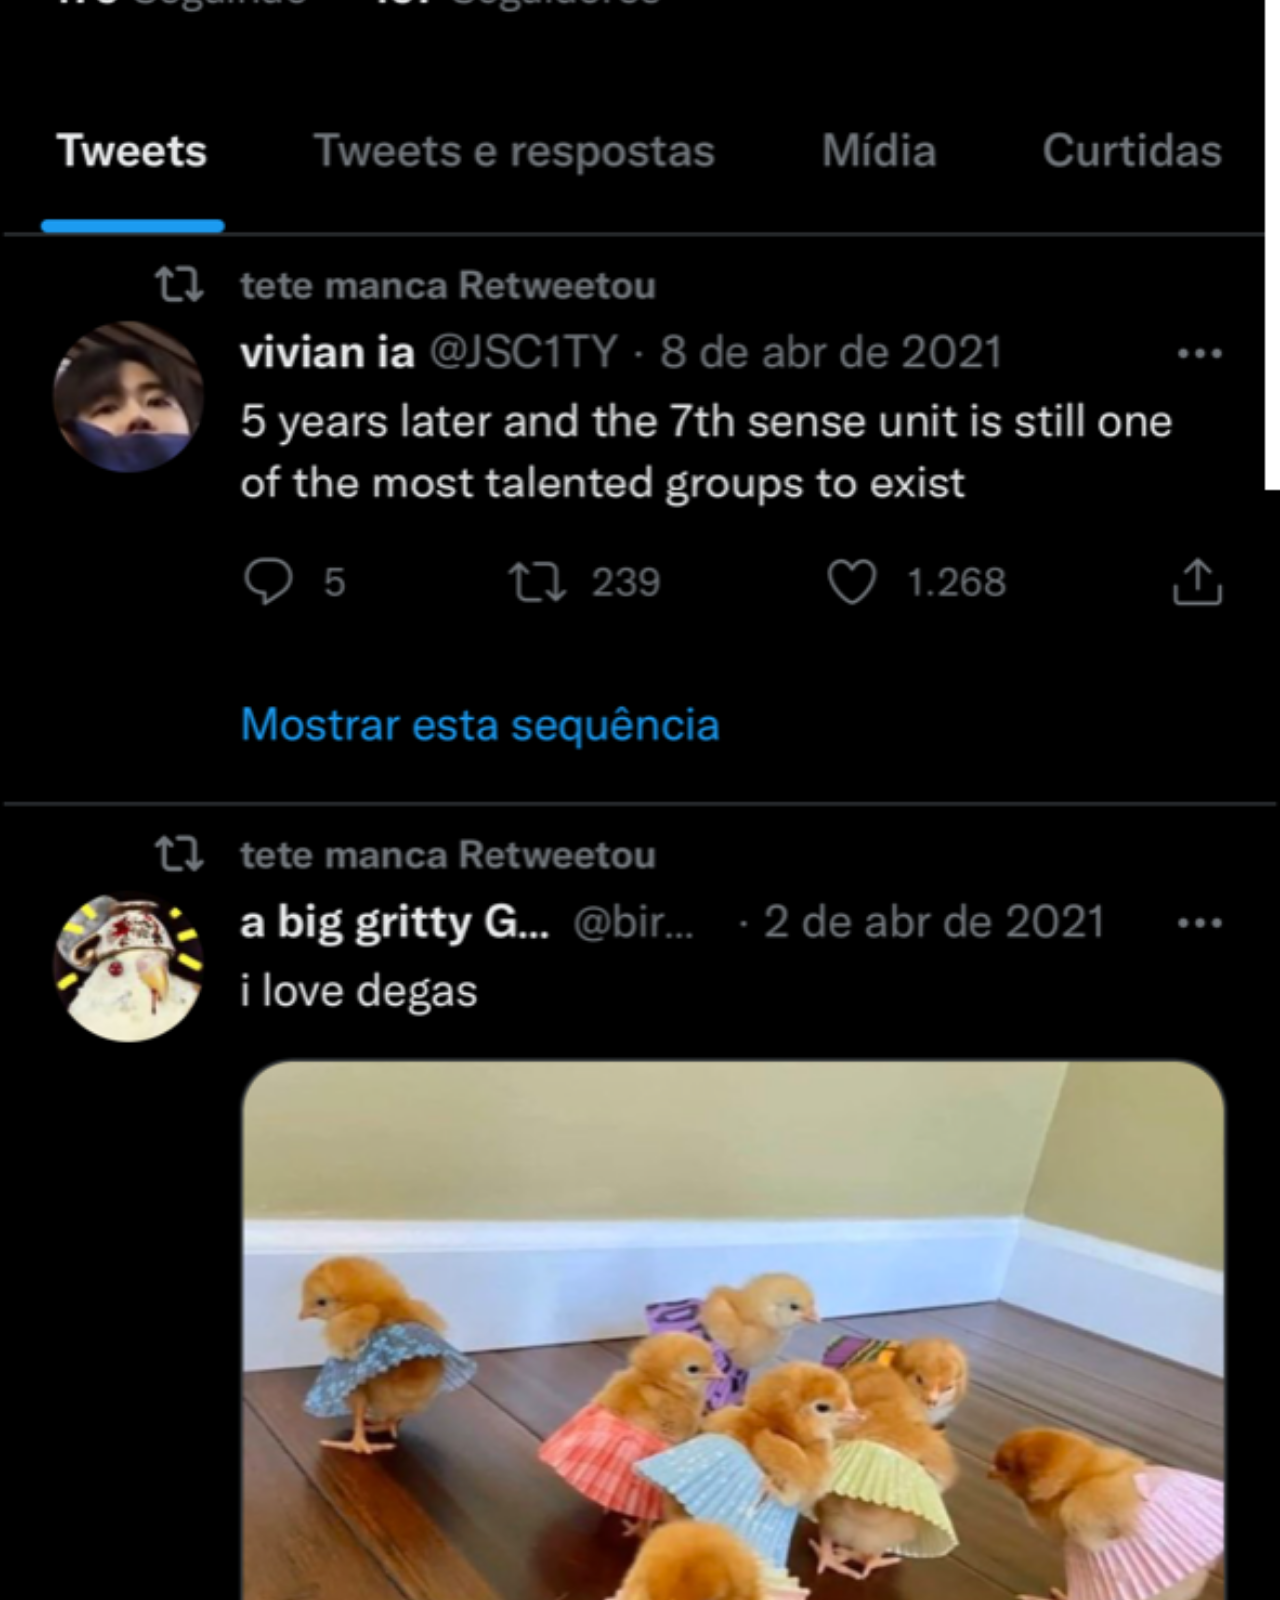
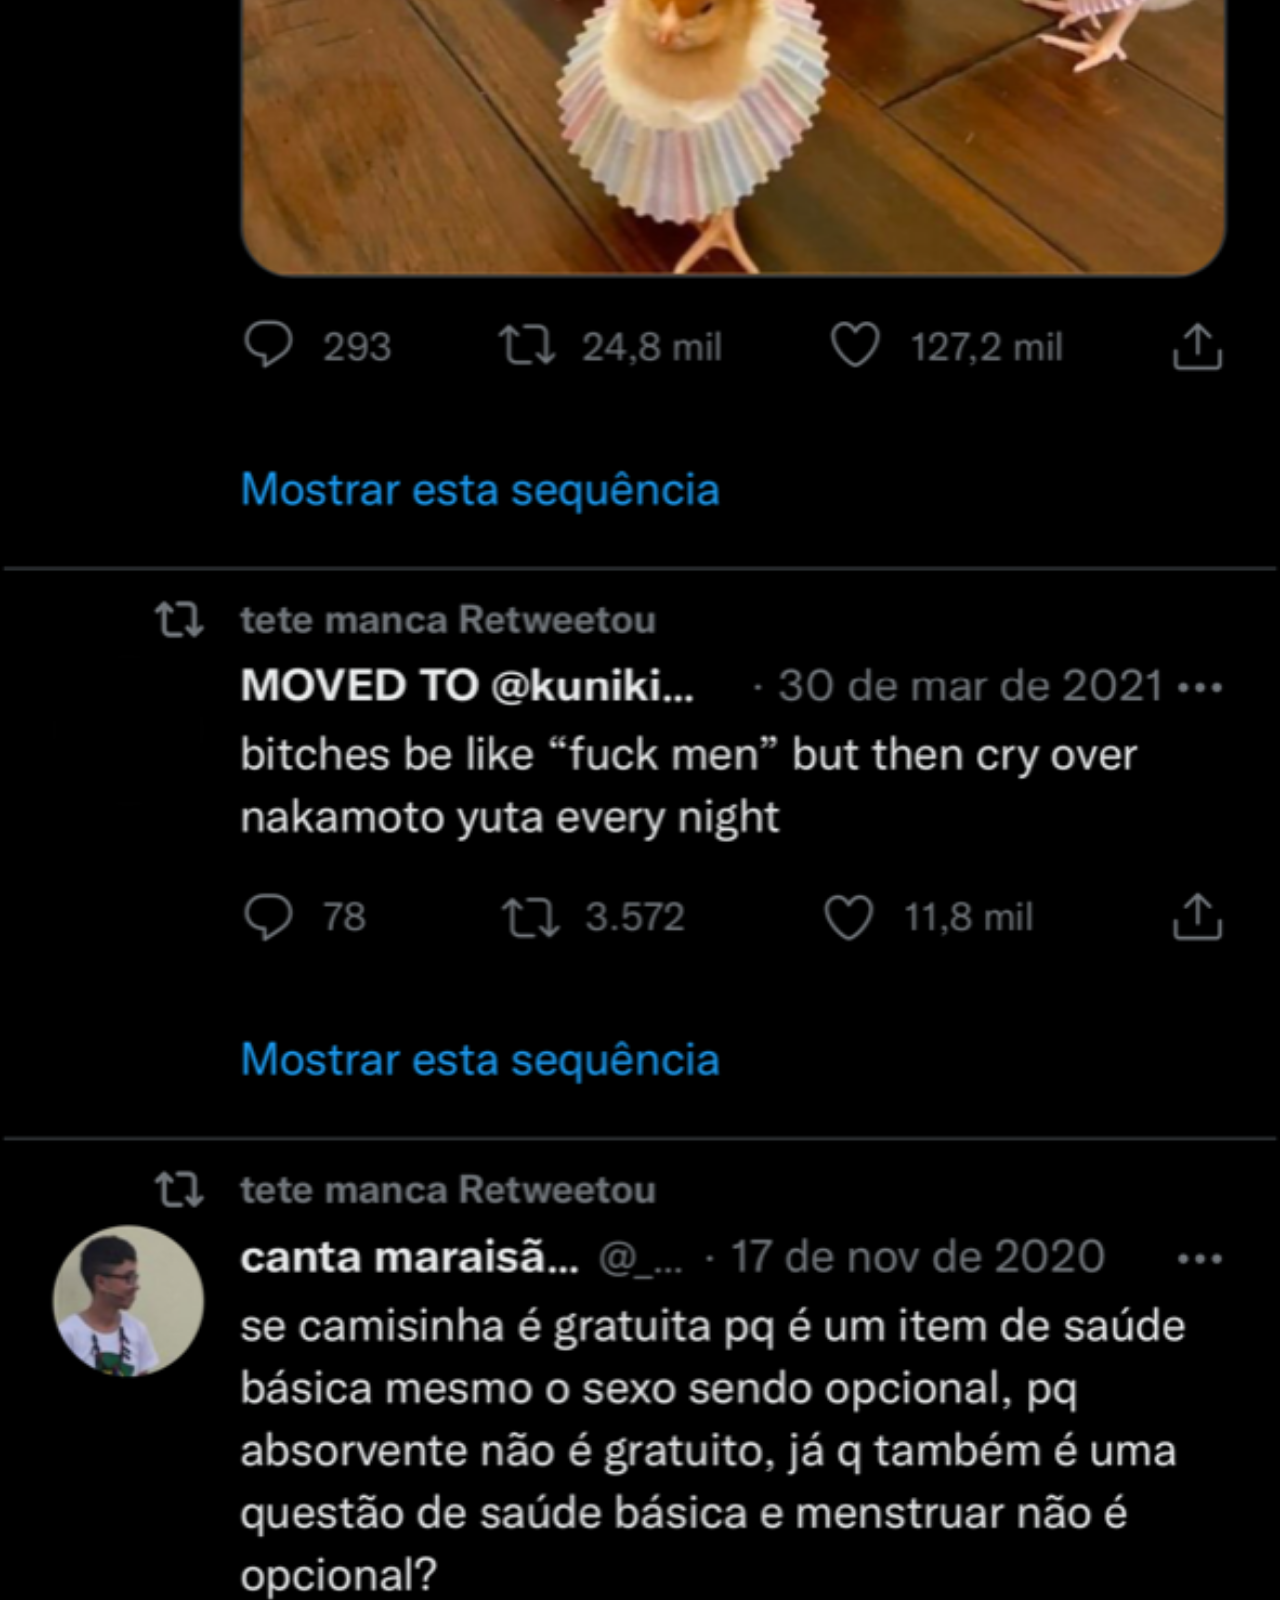
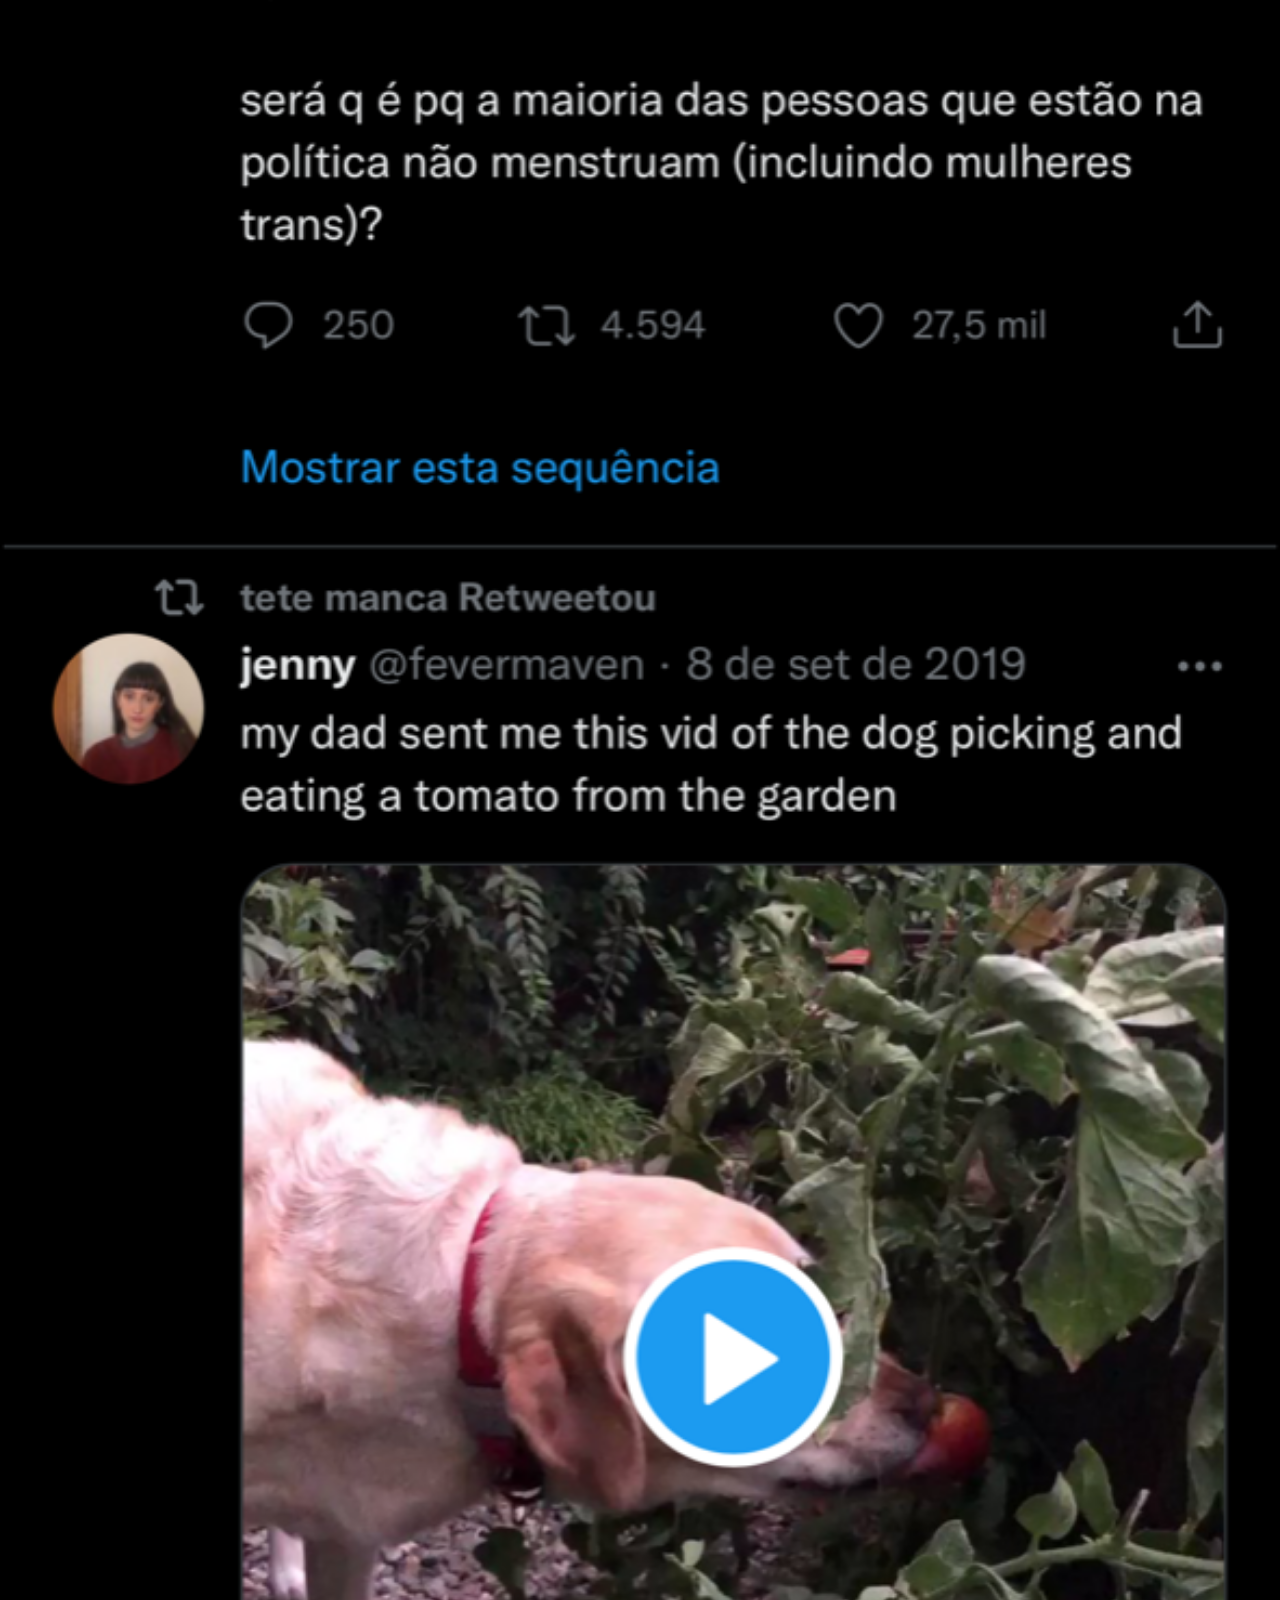
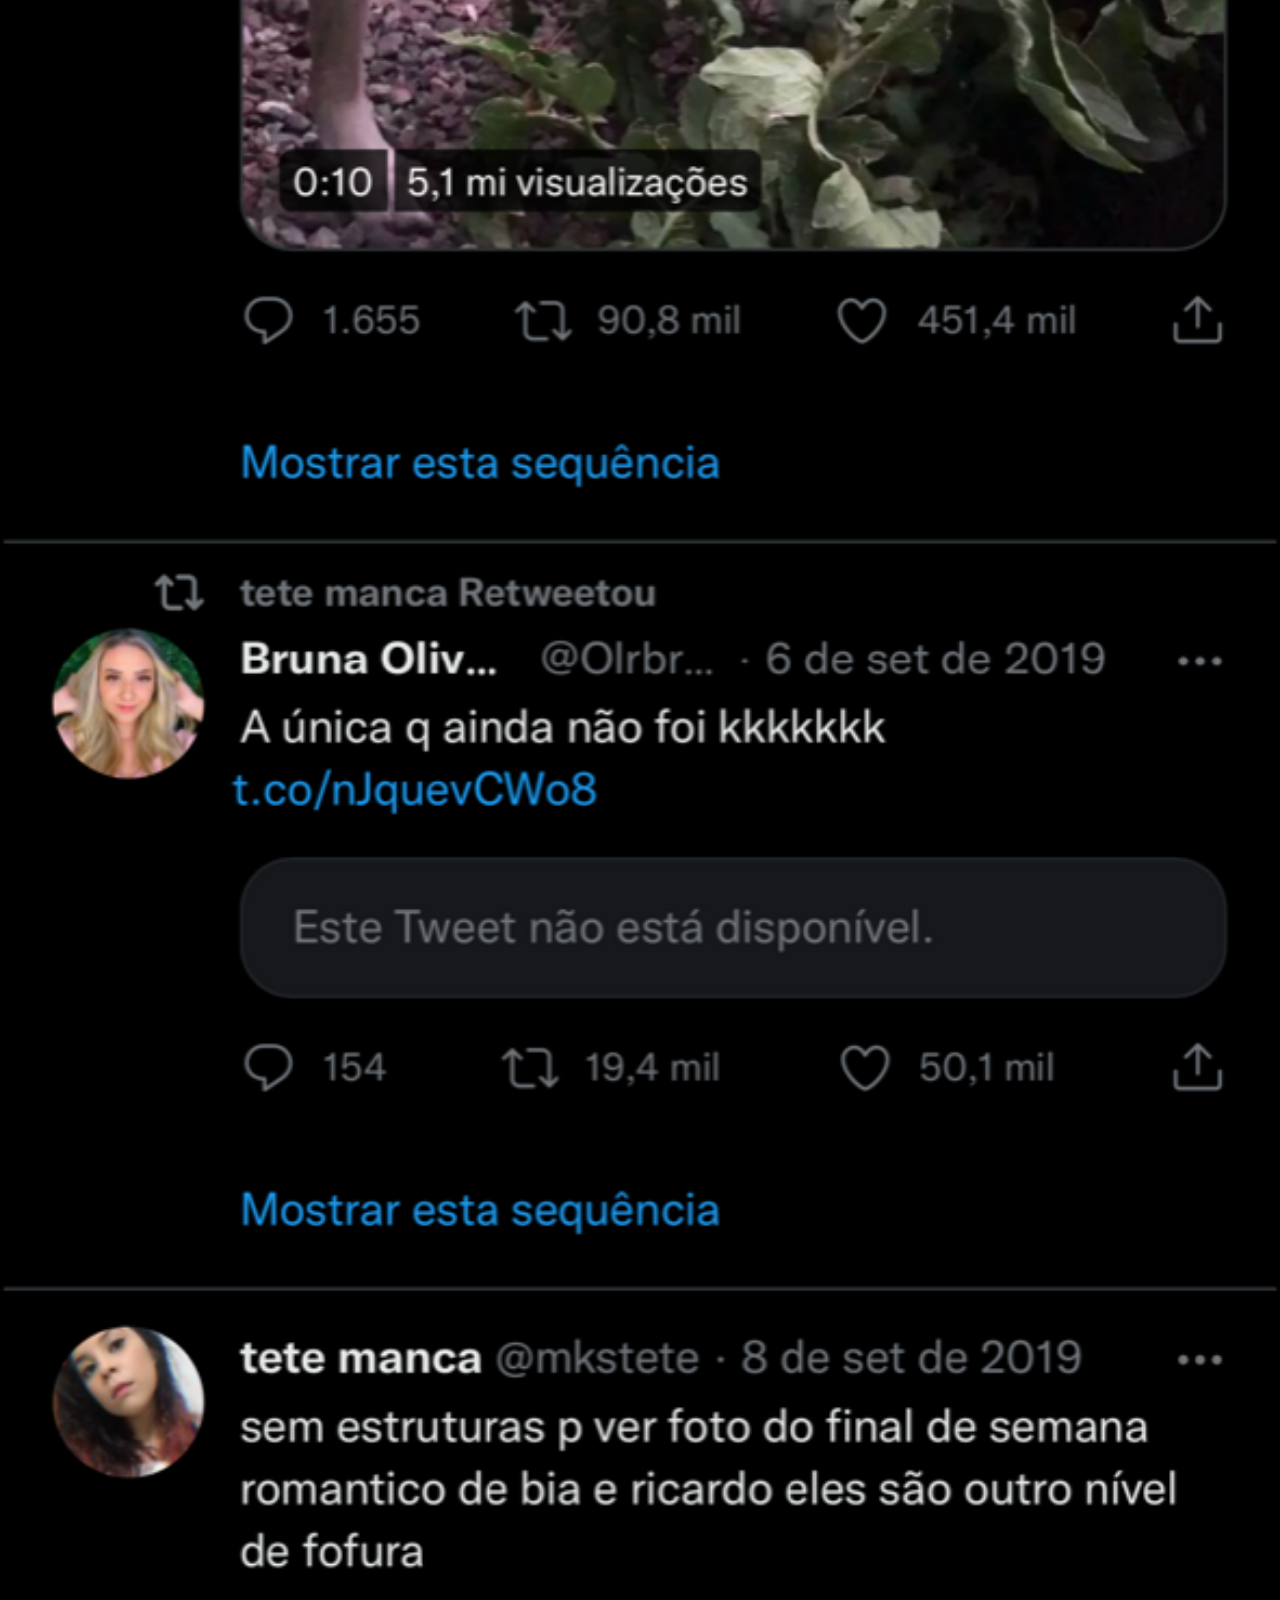
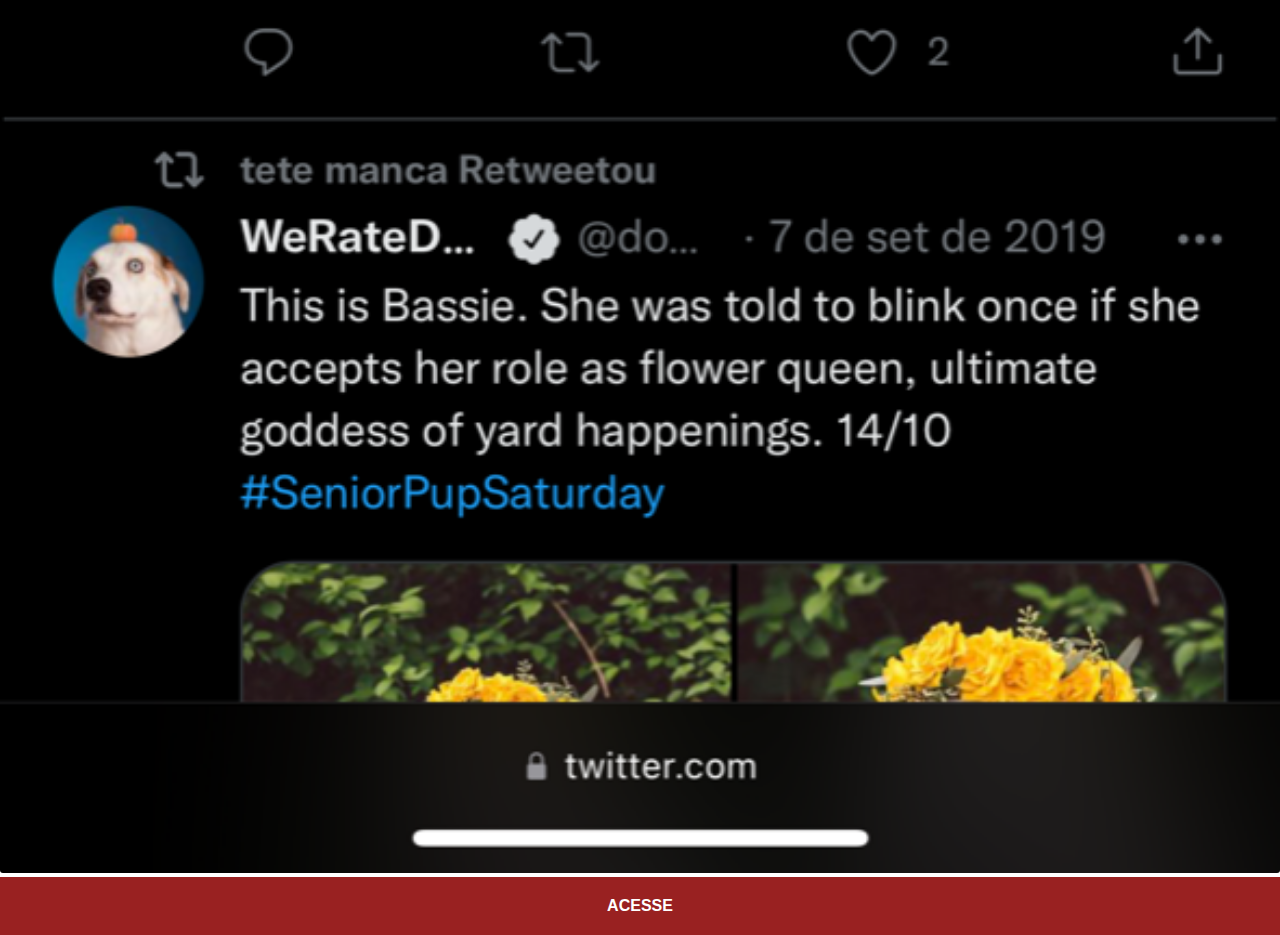
<file: twitter.html>
<!DOCTYPE html>
<html lang="pt-br">
<head>
    <meta charset="UTF-8">
    <meta http-equiv="X-UA-Compatible" content="IE=edge">
    <meta name="viewport" content="width=device-width, initial-scale=1.0">
    <link rel="stylesheet" href="social.css">
    <title>Twitter</title>
</head>
<body>
    <img src="imagens/tela-twitter-tete.png" alt="Twitter">
    <a href="https://twitter.com/mkstete" target="_blank">ACESSE</a>
</body>
</html>
</file>
<file: style.css>
@charset "UTF-8";

* {
    margin: 0px;
    padding: 0px;
    font-family: Arial, Helvetica, sans-serif;
}

html, body {
    height: 100vh;
    width: 100vw;
    background-color: black;
}

body {
    background: url('imagens/fundo-planta.jpg') no-repeat bottom center;
    background-size: cover;
    background-attachment: fixed;
}

main {
    position: relative;
    height: 100vh;
}

section#telefone {
    position: absolute;
    top: 50%;
    left: 50%;
    transform: translate(-50%, -50%);
    height: 627px;
    width: 311px;
    background: url('imagens/frame-iphone.png') no-repeat;
}

iframe#tela {
    position: relative;
    top:80px;
    left: 22px;
    width: 268px;
    height: 472px;
    border-radius: 3px;
}

section#redes-sociais {
    text-align: right;
}

section#redes-sociais img {
    width: 70px;
    margin: 10px;
    border-radius: 50%;
    box-shadow: 2px 2px 2px rgba(0, 0, 0, 0.452);
    box-sizing: border-box;
}

section#redes-sociais img:hover {
    border: 2px solid rgba(102, 102, 102, 0.534);
    transform: translate(-3px, -3px);
    box-shadow: 5px 5px 10px rgba(0, 0, 0, 0.411);
    transition: transform .5s;
}
</file>
<file: social.css>
@charset "UTF-8";

* {
    margin: 0px;
    padding: 0px;
    font-family: Arial, Helvetica, sans-serif;
}

::-webkit-scrollbar {
    width: 0px;
    height: 0px;
}

img {
    width: 100vw;
    border-radius: 3px;

}

a {
    display: block;
    background-color: rgb(153, 33, 33);
    color: white;
    padding: 20px;
    text-align: center;
    font-weight: bold;
    text-decoration: none;

}

a:hover {
    background-color: rgb(204, 81, 81);
}
</file>
